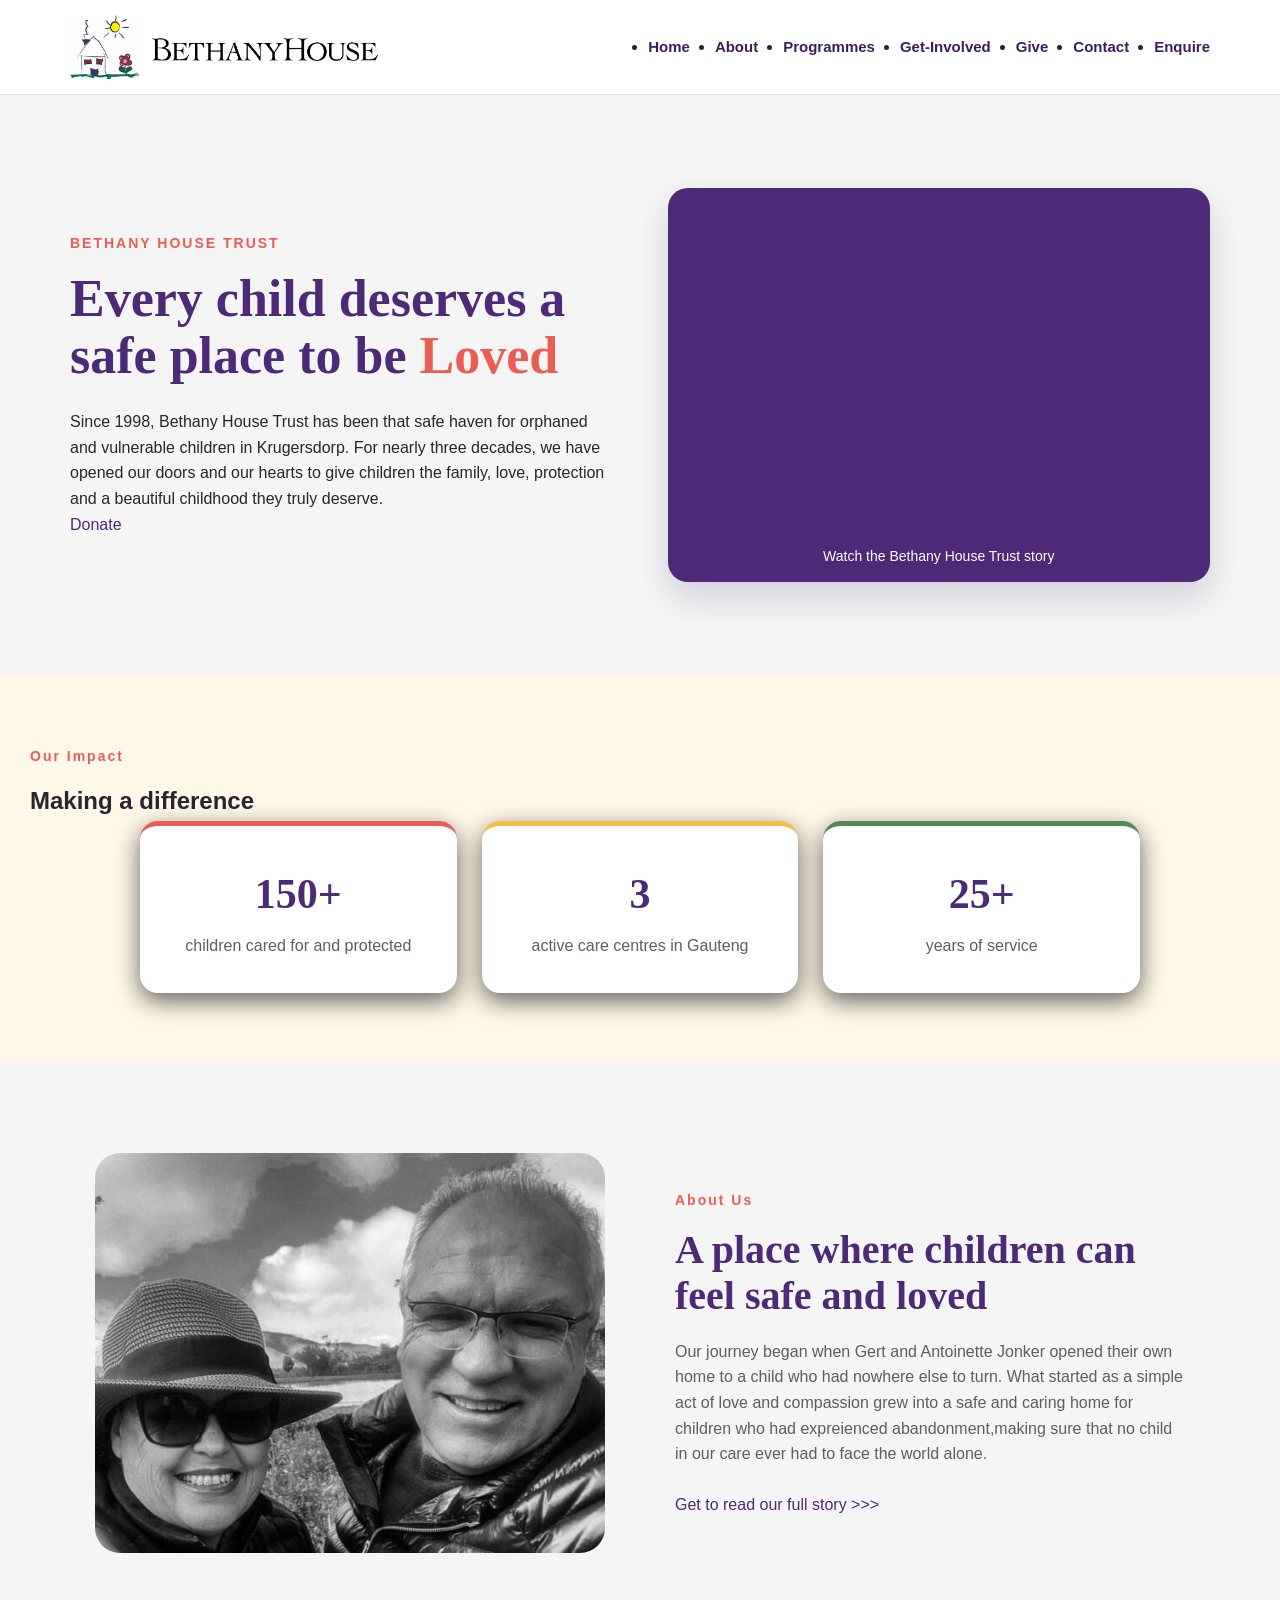
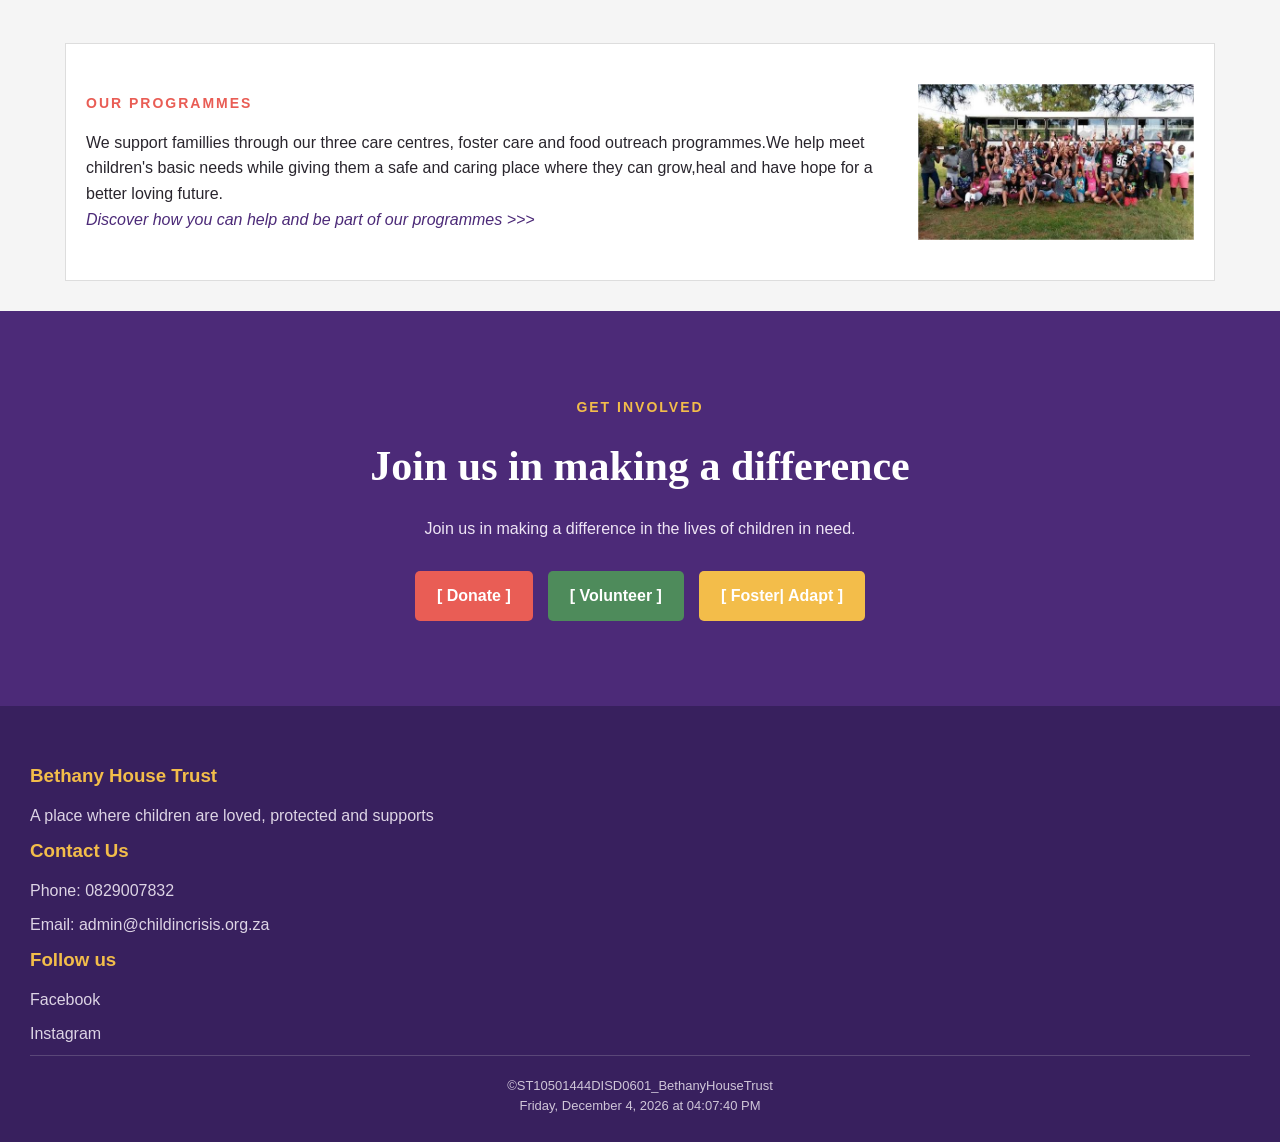
<file: index.html>
<!DOCTYPE html>
<html lang="en">
<head>
    <meta charset="UTF-8">
    <meta name="viewport" content="width=device-width, initial-scale=1">
        <title>Bethany House Trust | Children's Home in Krugersdorp</title>
    <meta name="description" content="Since 1998 Bethany House Trust has given orphaned and vulnerable children a safe, loving home in Krugersdorp. Donate, volunteer or foster today.">
    <meta  name="keywords" content="children's home krugersdorp, orphanage West Rand, donate to children's charity, foster care in Gauteng, volunteering in krugersdorp">
    <meta  name="robots" content="index, follow">
    <meta  name="author" content="Fikile">    

        <link rel="stylesheet" href="css/style.css">
<link rel="stylesheet" href="css/extras.css">

        <link rel="canonical" href="https://FikileMonyela.github.io/">

<meta property="og:type" content="website">
<meta property="og:title" content="Bethany House Trust | Children's Home in Krugersdorp">
<meta property="og:description" content="Since 1998 Bethany House Trust has given orphaned and vulnerable children a safe, loving home in Krugersdorp. Donate, volunteer or foster today.">
<meta property="og:url" content="https://FikileMonyela.github.io/">
<meta property="og:image" content="https://FikileMonyela.github.io/Image/bethany-house-trust-logo.png">

<meta http-equiv="Content-Security-Policy" content="default-src 'self'; script-src 'self' https://unpkg.com; script-src-attr 'unsafe-inline'; style-src 'self' 'unsafe-inline' https://unpkg.com; img-src 'self' data: https://tile.openstreetmap.org https://unpkg.com; frame-src https://player.vimeo.com; connect-src 'self' https://jsonplaceholder.typicode.com; object-src 'none'; base-uri 'self'">
<meta name="referrer" content="strict-origin-when-cross-origin">
        
</head>
<body style="background-color: whitesmoke;">
    <header>
        <nav class="navbar">
            <div class="logo">
            <img src="Image/bethany-house-trust-logo.png" alt="Bethany House Trust logo: a house, sun and flower" width="100" height="auto">
            <img src="Image/bethanyText.png" alt="Bethany House Trust Logo" width="350" height="auto">
            </div>
            
            <ul class="nav-links">
                <li><a href="index.html"> Home </a></li>
                <li><a href="about.html"> About </a></li>
                <li><a href="programmes.html">Programmes </a></li>
                <li><a href="get-involved.html"> Get-Involved</a></li>
                <li><a href="give.html">Give</a></li>
                <li><a href="contact.html">Contact</a></li>
                <li><a href="enquiry.html">Enquire</a></li>
            </ul>
        </nav>
    </header>

    <main>
        <section class="hero">
            <div class="hero-teXt">
                <p class="small-heading">BETHANY HOUSE TRUST</p>
                 <h1>Every child deserves a safe place to be <span>Loved</span></h1>

        <p>Since 1998, Bethany House Trust has been that safe haven for orphaned and vulnerable children in Krugersdorp. For nearly three decades, we have opened our doors and our hearts to give children the family, love, protection and a beautiful childhood they truly deserve.</p>
        <a href="get-involved.html">Donate</a>
            </div>
           
            <div class="hero-video">
                <iframe title="vimeo-player" src="https://player.vimeo.com/video/359794994?h=371b0acf9c" width="640" height="360" frameborder="0" referrerpolicy="strict-origin-when-cross-origin" allow="autoplay; fullscreen; picture-in-picture; clipboard-write; encrypted-media; web-share"   allowfullscreen></iframe>

                <p>Watch the Bethany House Trust story</p>
            </div>

        </section>

        <section class="impact">
            <div>
                <p class="small-heading">Our Impact</p>
            <h2>Making a difference</h2>
            </div>

            <div class="impact-cards">
                <div class="impact-card">
                    <h3>150+</h3>
                    <p> children cared for and protected</p>
                </div>
                <div class="impact-card">
                    <h3>3</h3>
                    <p> active care centres in Gauteng</p>
                </div>
                <div class="impact-card">
                    <h3>25+</h3>
                    <p> years of service</p>

                </div>
            </div>
        </section>


        <section class="content-section about-section">

            <div class="content-image">
                <img loading="lazy" src="Image/history.jpg" alt="BethanyHouseTrustFounders">
            </div>

            <div class="content-text">
          <p class="small-heading">About Us</p>
          <h2>A place where children can feel safe and loved</h2>

          <p>Our journey began when Gert and Antoinette Jonker opened their own home to a child who had nowhere else to turn. What started as a simple act of love and compassion grew into a safe and caring home for children who had expreienced abandonment,making sure that no child in our care ever had to face the world alone. </p>
        <a href="about.html">Get to read our full story >>></a>
            </div>

        </section>

        
        <section class="content-section programmes section">
            <div>
                <p class="small-heading">OUR PROGRAMMES</p>
            
            <p>We support famillies through our three care centres, foster care and food outreach programmes.We help meet children's basic needs while giving them a safe and caring place where they can grow,heal and have hope for a better loving future.</p>
            <a href="programmes.html"><i> Discover how you can help and be part of our programmes >>></i></a>
            </div>

            <div>
                <img src="Image/programme.jpg" alt="BethanyHouseTrustProgramme">
            </div>
            
        </section>


       <section class="get-involved">
         <p class="small-heading">GET INVOLVED</p>
         <h2>Join us in making a difference</h2>
        <p>Join us in making a difference in the lives of children in need.</p>

        <div class="getInvolved-buttons">
            <a href="get-involved.html">[ Donate ]</a>
        <a href="get-involved.html">[ Volunteer ]</a>
        <a href="get-involved.html">[ Foster| Adapt ]</a>
        </div>

       </section>

    </main>

    <footer>
       <div class="footer-content">
            <div>
                <h3>Bethany House Trust</h3>
                <p>A place where children are loved, protected and supports</p>
            </div>
         <div>
            <h3>Contact Us</h3>
             <p>Phone: 0829007832</p>
        <p>Email: admin@childincrisis.org.za</p>
         </div>

         <div>
            <h3>Follow us</h3>
            <a href="https://www.facebook.com/TheBethanyHouseTrust" target="_blank" rel="noopener noreferrer">Facebook</a>

            <a href="https://www.instagram.com/thebethanyhousetrust/" target="_blank" rel="noopener noreferrer">Instagram</a>
         </div>
        </div>


         <p class="copy-right">
            &copy;ST10501444DISD0601_BethanyHouseTrust
            <br><span id="datetime"></span>
         </p>
        
    </footer>
    
 <script src="javaScript/script.js"></script>
</body>
</html>
</file>
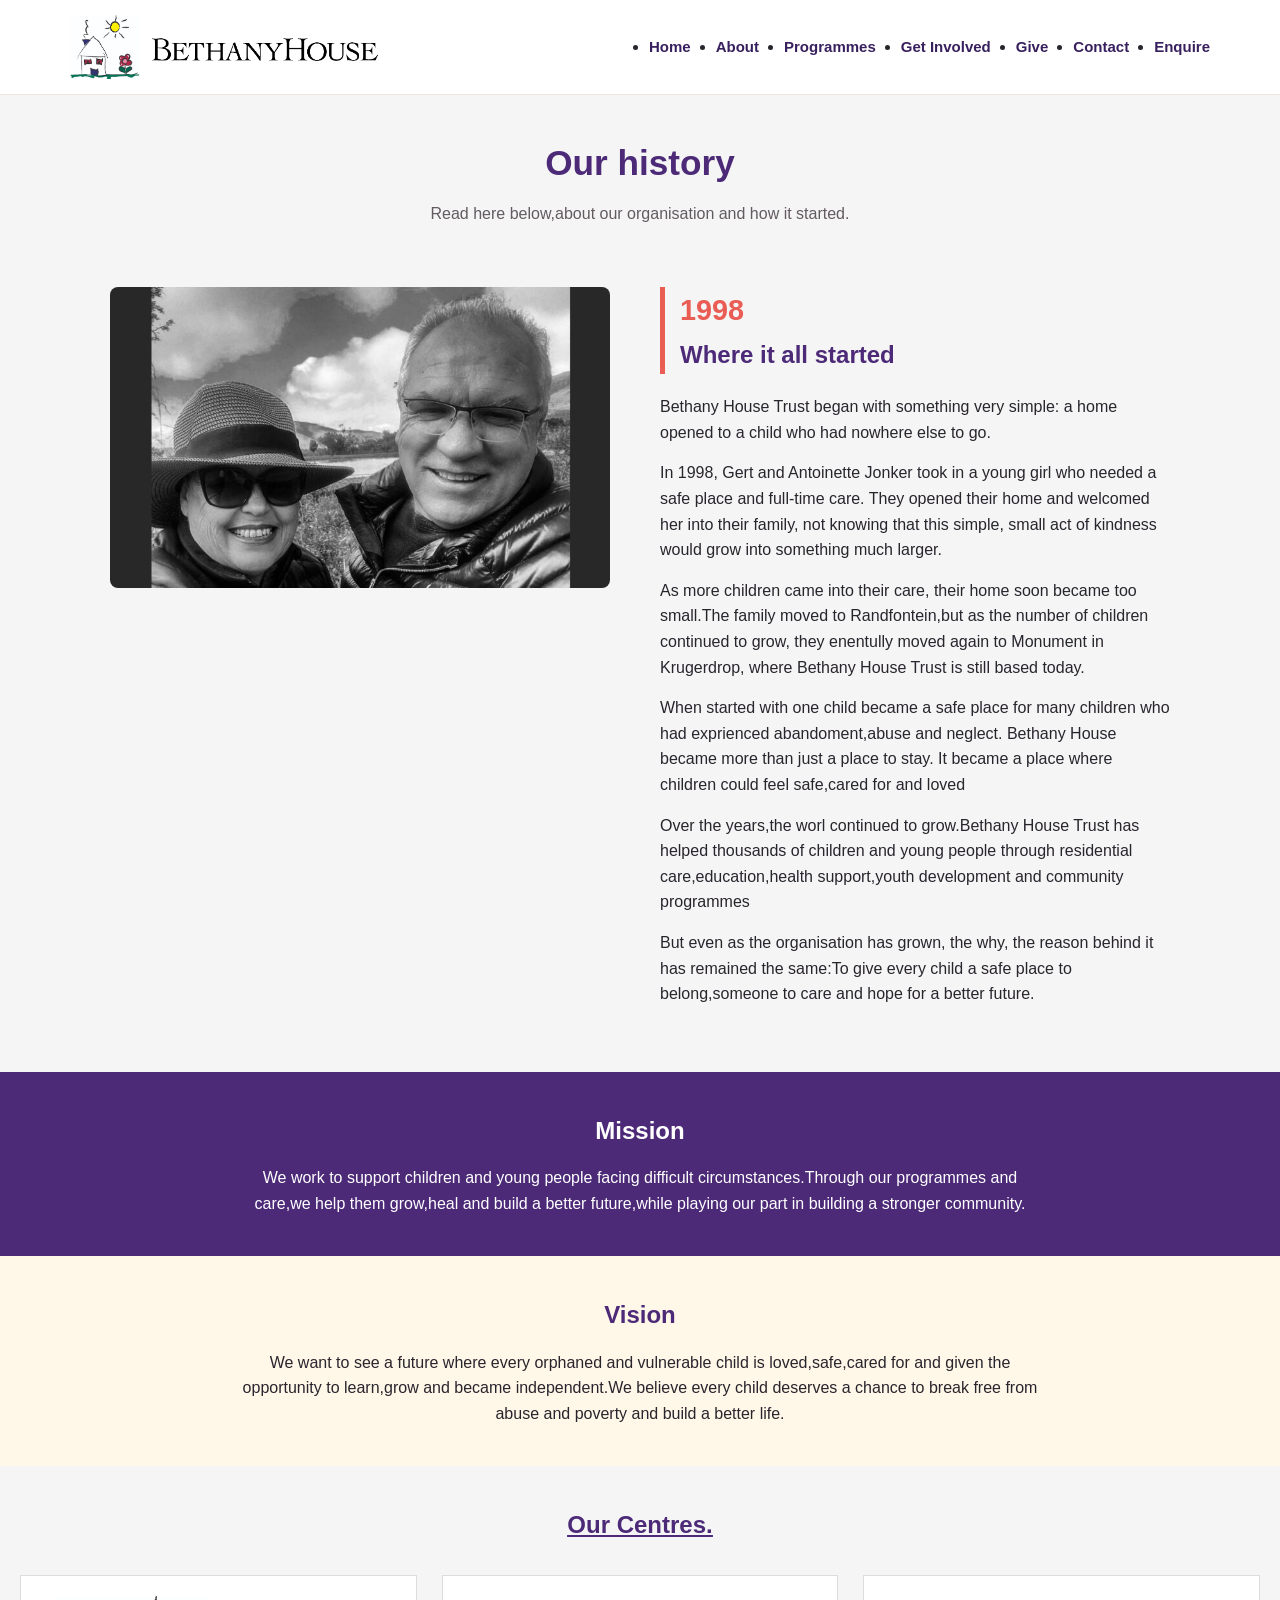
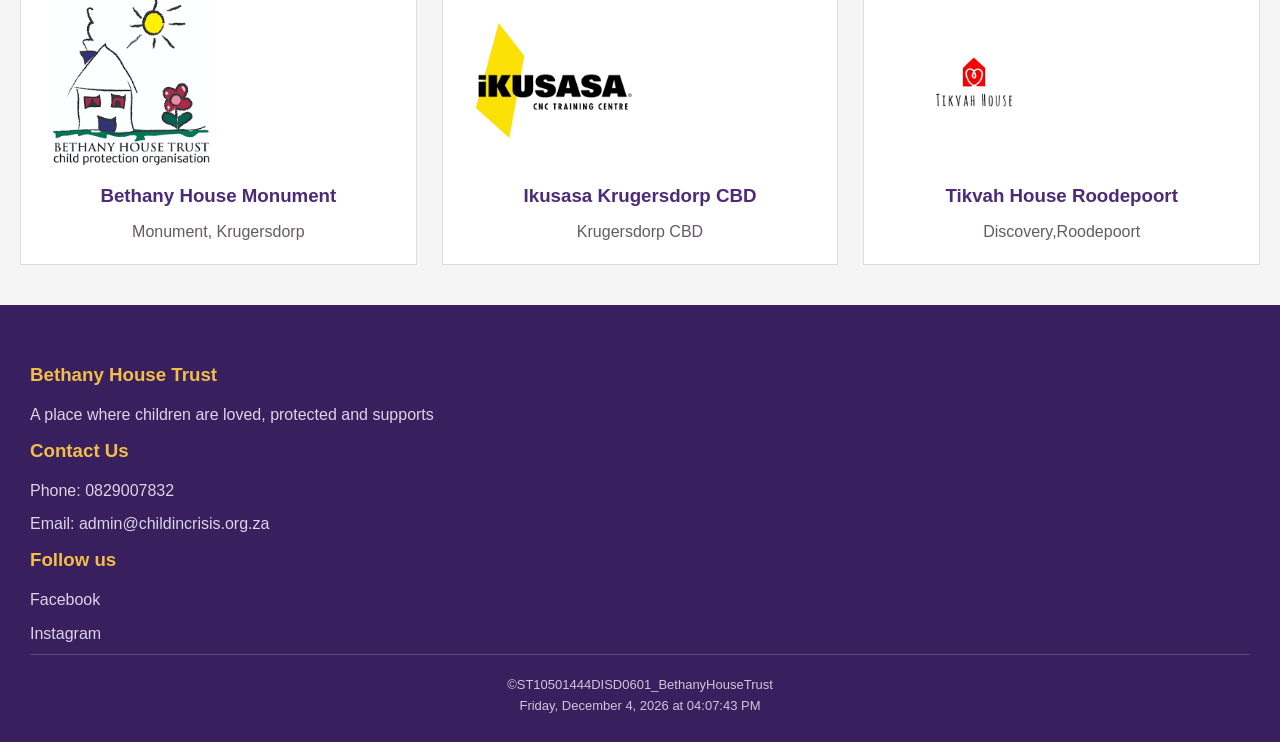
<file: about.html>
<!DOCTYPE html>
<html lang="en">
<head>
    <meta charset="UTF-8">
    <meta name="viewport" content="width=device-width, initial-scale=1">
    
        <title>Our History, Mission and Vision | Bethany House Trust</title>
<meta name="description" content="Learn about Bethany House Trust: our history since 1998, our mission and vision, and our three centres in Krugersdorp and Roodepoort.">
<link rel="canonical" href="https://FikileMonyela.github.io/about.html">
<meta property="og:title" content="Our History, Mission and Vision | Bethany House Trust">
<meta property="og:description" content="Learn about Bethany House Trust: our history since 1998, our mission and vision, and our three centres in Krugersdorp and Roodepoort.">
<meta property="og:url" content="https://FikileMonyela.github.io/about.html">

        <link rel="stylesheet" href="css/style.css">
<link rel="stylesheet" href="css/extras.css">

        <link rel="canonical" href="https://FikileMonyela.github.io/">



<meta http-equiv="Content-Security-Policy" content="default-src 'self'; script-src 'self' https://unpkg.com; script-src-attr 'unsafe-inline'; style-src 'self' 'unsafe-inline' https://unpkg.com; img-src 'self' data: https://tile.openstreetmap.org https://unpkg.com; connect-src 'self' https://jsonplaceholder.typicode.com; object-src 'none'; base-uri 'self'">
<meta name="referrer" content="strict-origin-when-cross-origin">

</head>

<body style="background-color:whitesmoke;">
    <header>
        <nav class="navbar">
            <div class="logo">
            <img src="Image/bethany-house-trust-logo.png" alt="Bethany House Trust logo: a house, sun and flower" width="100" height="auto">
            <img src="Image/bethanyText.png" alt="Bethany House Trust Logo" width="350" height="auto">
            </div>

            <ul class="nav-links">
                <li><a href="index.html"> Home </a></li>
                <li><a href="about.html"> About </a></li>
                <li><a href="programmes.html">Programmes </a></li>
                <li><a href="get-involved.html"> Get Involved</a></li>
                <li><a href="give.html">Give</a></li>
                <li><a href="contact.html">Contact</a></li>
                <li><a href="enquiry.html">Enquire</a></li>
            </ul>
            
        </nav>
    </header>

    <main class="aboutUs">
        <section class="aboutUs-heading">
            <h1><b>Our history</b></h1>
            <p>Read here below,about our organisation and how it started.</p>
            </section>

            <section class="history">

                <div class="history-image">
                    <img loading="lazy" src="Image/history.jpg" alt="Our Impact">
                </div>
            
                <div class="history-info">
                    <div class="history-start">
                        <span>1998</span>
                        <h2>Where it all started</h2>
                    </div>

                    <p>Bethany House Trust began with something very simple: a home opened to a child who had nowhere else to go.</p>
            <p> In 1998, Gert and Antoinette Jonker took in a young girl who needed a safe place and full-time care. They opened their home and welcomed her into their family, not knowing that this simple, small act of kindness would grow into something much larger.</p>
            <p>As more children came into their care, their home soon became too small.The family moved to Randfontein,but as the number of children continued to grow, they enentully moved again to Monument in Krugerdrop, where Bethany House Trust is still based today.</p>
            <p>When started with one child became a safe place for many children who had exprienced abandoment,abuse and neglect. Bethany House became more than just a place to stay. It became a place where children could feel safe,cared for and loved</p>
            <p>Over the years,the worl continued to grow.Bethany House Trust has helped thousands of children and young people through residential care,education,health support,youth development and community programmes</p>
            <p>But even as the organisation has grown, the why, the reason behind it has remained the same:To give every child a safe place to belong,someone to care and hope for a better future. </p>
            
                </div>
            
        </section>

    

        <section class="mission">
            <h2>Mission</h2>
            <p>We work to support children and young people facing difficult circumstances.Through our programmes and care,we help them grow,heal and build a better future,while playing our part in building a stronger community.</p>

        </section>

        <section class="vision">
            <h2>Vision</h2>
            <p>We want to see a future where every orphaned and vulnerable child is loved,safe,cared for and given the opportunity to learn,grow and became independent.We believe every child deserves a chance to break free from abuse and poverty and build a better life.</p>
        </section>

        <section class="centers">
            <h2> <u>Our Centres.</u></h2>

            <div class="center-cards-container">

            <div class="center-card">
            <img loading="lazy" src="Image/bethany-house-monument.png" alt="Bethany House Monument">
            <h3><a href="index.html">Bethany House Monument</a></h3>
            <p>Monument, Krugersdorp</p>
            </div>

            <div class="center-card">
            <img loading="lazy" src="Image/ikusasaCentre.png" alt="Ikusasa Krugersdorp CBD" >
            <h3><a href="https://ikusasatraining.co.za/">Ikusasa Krugersdorp CBD</a></h3> 
            <p>Krugersdorp CBD</p>
            </div>

            <div class="center-card">
            <img loading="lazy" src="Image/tikvahHouse.png" alt="Tikvah House Roodepoort">
            <h3><a href="https://www.govserv.org/ZA/Discovery/141420539249059/Tikvah-House-Child-%26-Youth-Care-Center">Tikvah House Roodepoort</a></h3>
            <p>Discovery,Roodepoort</p>
            </div>

            </div>    
        </section>

    </main>

    <footer>
        <div class="footer-content">
            <div>
                <h3>Bethany House Trust</h3>
                <p>A place where children are loved, protected and supports</p>
            </div>
         <div>
            <h3>Contact Us</h3>
             <p>Phone: 0829007832</p>
        <p>Email: admin@childincrisis.org.za</p>
         </div>

         <div>
            <h3>Follow us</h3>
            <a href="https://www.facebook.com/TheBethanyHouseTrust" target="_blank" rel="noopener noreferrer">Facebook</a>

            <a href="https://www.instagram.com/thebethanyhousetrust/" target="_blank" rel="noopener noreferrer">Instagram</a>
         </div>
        </div>


         <p class="copy-right">
            &copy;ST10501444DISD0601_BethanyHouseTrust
            <br><span id="datetime"></span>

         </p>
        
        
    </footer>
    <script src="javaScript/script.js"></script> 
</body>
</html>
</file>
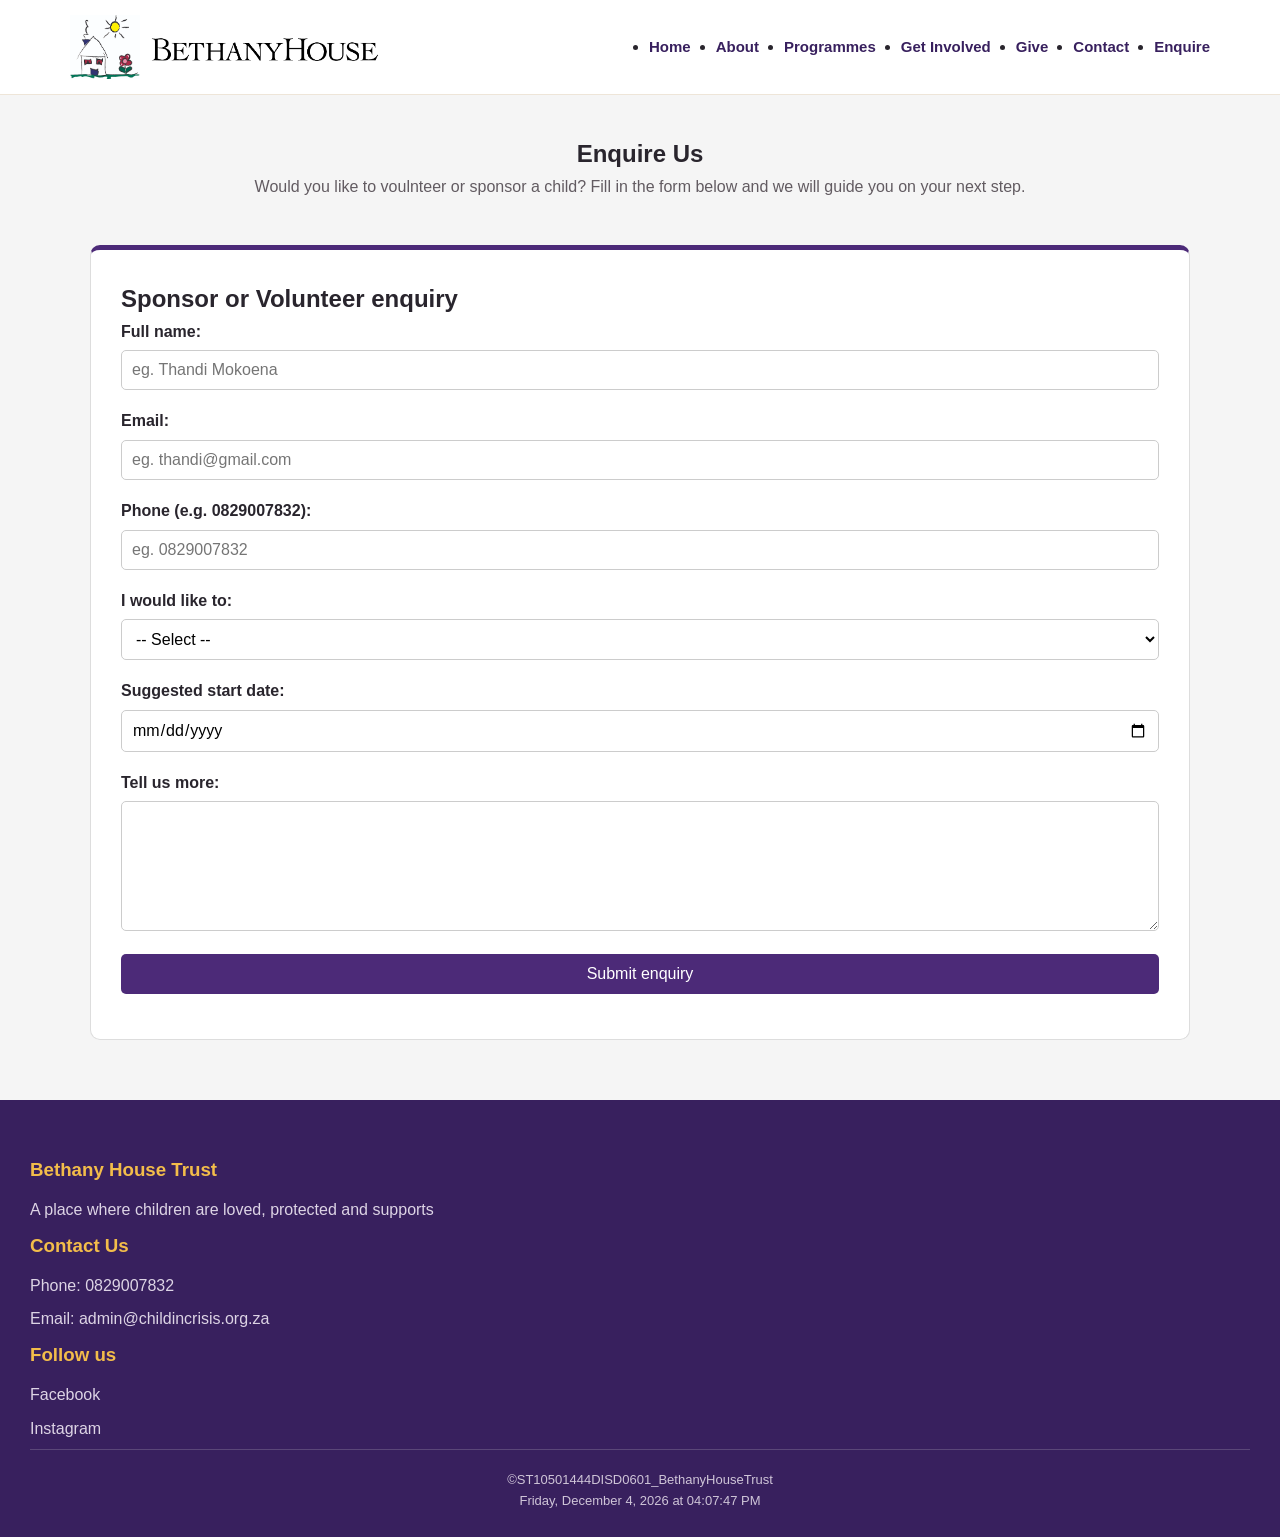
<file: enquiry.html>
<!DOCTYPE html>
<html lang="en">
<head>
    <meta charset="UTF-8">
    <meta name="viewport" content="width=device-width, initial-scale=1">
        <title>Sponsor a Child or Volunteer Enquiry | Bethany House Trust</title>
<meta name="description" content="Ask about sponsoring a child or volunteering at Bethany House Trust and get an instant answer about the cost and when you can start.">
<link rel="canonical" href="https://FikileMonyela.github.io/enquiry.html">
<meta property="og:title" content="Sponsor a Child or Volunteer Enquiry | Bethany House Trust">
<meta property="og:description" content="Ask about sponsoring a child or volunteering at Bethany House Trust and get an instant answer about the cost and when you can start.">
<meta property="og:url" content="https://FikileMonyela.github.io/enquiry.html">

        <link rel="stylesheet" href="css/style.css">
<link rel="stylesheet" href="css/extras.css">

        <link rel="canonical" href="https://FikileMonyela.github.io/">


<meta http-equiv="Content-Security-Policy" content="default-src 'self'; script-src 'self' https://unpkg.com; script-src-attr 'unsafe-inline'; style-src 'self' 'unsafe-inline' https://unpkg.com; img-src 'self' data: https://tile.openstreetmap.org https://unpkg.com; connect-src 'self' https://jsonplaceholder.typicode.com; object-src 'none'; base-uri 'self'">
<meta name="referrer" content="strict-origin-when-cross-origin">

</head>
<body style="background-color: whitesmoke;">
    <header>
       <nav class="navbar">
            <div class="logo">
            <img src="Image/bethany-house-trust-logo.png" alt="Bethany House Trust logo: a house, sun and flower" width="100" height="auto">
            <img src="Image/bethanyText.png" alt="Bethany House Trust Logo" width="350" height="auto">
            </div>

            <ul class="nav-links">
                <li><a href="index.html"> Home </a></li>
                <li><a href="about.html"> About </a></li>
                <li><a href="programmes.html">Programmes </a></li>
                <li><a href="get-involved.html"> Get Involved</a></li>
                <li><a href="give.html">Give</a></li>
                <li><a href="contact.html">Contact</a></li>
                <li><a href="enquiry.html">Enquire</a></li>
            </ul>
            
        </nav>
    </header>

    <main class="contact-page">
        <section class="contact-intro">
            <h1>Enquire Us</h1>
        <p>Would you like to voulnteer or sponsor a child? Fill in the form below and we will guide you on your next step.</p>
        </section>
        
         <div class="contact-container">
        <section class="contact-form-section">

            <h2>Sponsor or Volunteer enquiry</h2>

<form action="#" id="enquiry-form" onsubmit="return checkEnquiryStatus()" novalidate>

    <label for="enq-name">Full name:</label>
    <input type="text" id="enq-name" name="full-name" placeholder="eg. Thandi Mokoena" maxlength="50">
    <p id="enq-name-error" class="error"></p>

    <label for="enq-email">Email:</label>
    <input type="email" id="enq-email" name="email" placeholder="eg. thandi@gmail.com">
    <p id="enq-email-error" class="error"></p>

    <label for="enq-phone">Phone (e.g. 0829007832):</label>
    <input type="tel" id="enq-phone" name="phone" placeholder="eg. 0829007832" maxlength="12">
    <p id="enq-phone-error" class="error"></p>

    <label for="enq-type">I would like to:</label>
    <select id="enq-type" name="enquiry-type">
        <option value="">-- Select --</option>
        <option value="volunteer">Volunteer my time</option>
        <option value="sponsor">Sponsor a child</option>
    </select>
    <p id="enq-type-error" class="error"></p>

    <label for="enq-date">Suggested start date:</label>
    <input type="date" id="enq-date" name="date">
    <p id="enq-date-error" class="error"></p>

    <label for="enq-message">Tell us more:</label>
    <textarea id="enq-message" name="enquiry-message" rows="4" maxlength="300"></textarea>
    <p id="enq-message-error" class="error"></p>

    <button type="submit">Submit enquiry</button>
    <p id="enquiry-result" class="form-result"></p>

</form>
        </section>
    </div>
           
    </main>
    <footer>
       <div class="footer-content">
            <div>
                <h3>Bethany House Trust</h3>
                <p>A place where children are loved, protected and supports</p>
            </div>
         <div>
            <h3>Contact Us</h3>
             <p>Phone: 0829007832</p>
        <p>Email: admin@childincrisis.org.za</p>
         </div>

         <div>
            <h3>Follow us</h3>
            <a href="https://www.facebook.com/TheBethanyHouseTrust" target="_blank" rel="noopener noreferrer">Facebook</a>
            
            <a href="https://www.instagram.com/thebethanyhousetrust/" target="_blank" rel="noopener noreferrer">Instagram</a>
         </div>
        </div>


         <p class="copy-right">
            &copy;ST10501444DISD0601_BethanyHouseTrust
            <br><span id="datetime"></span>
         </p>
    </footer>
  <script src="javaScript/script.js"></script>   
</body>
</html>
</file>
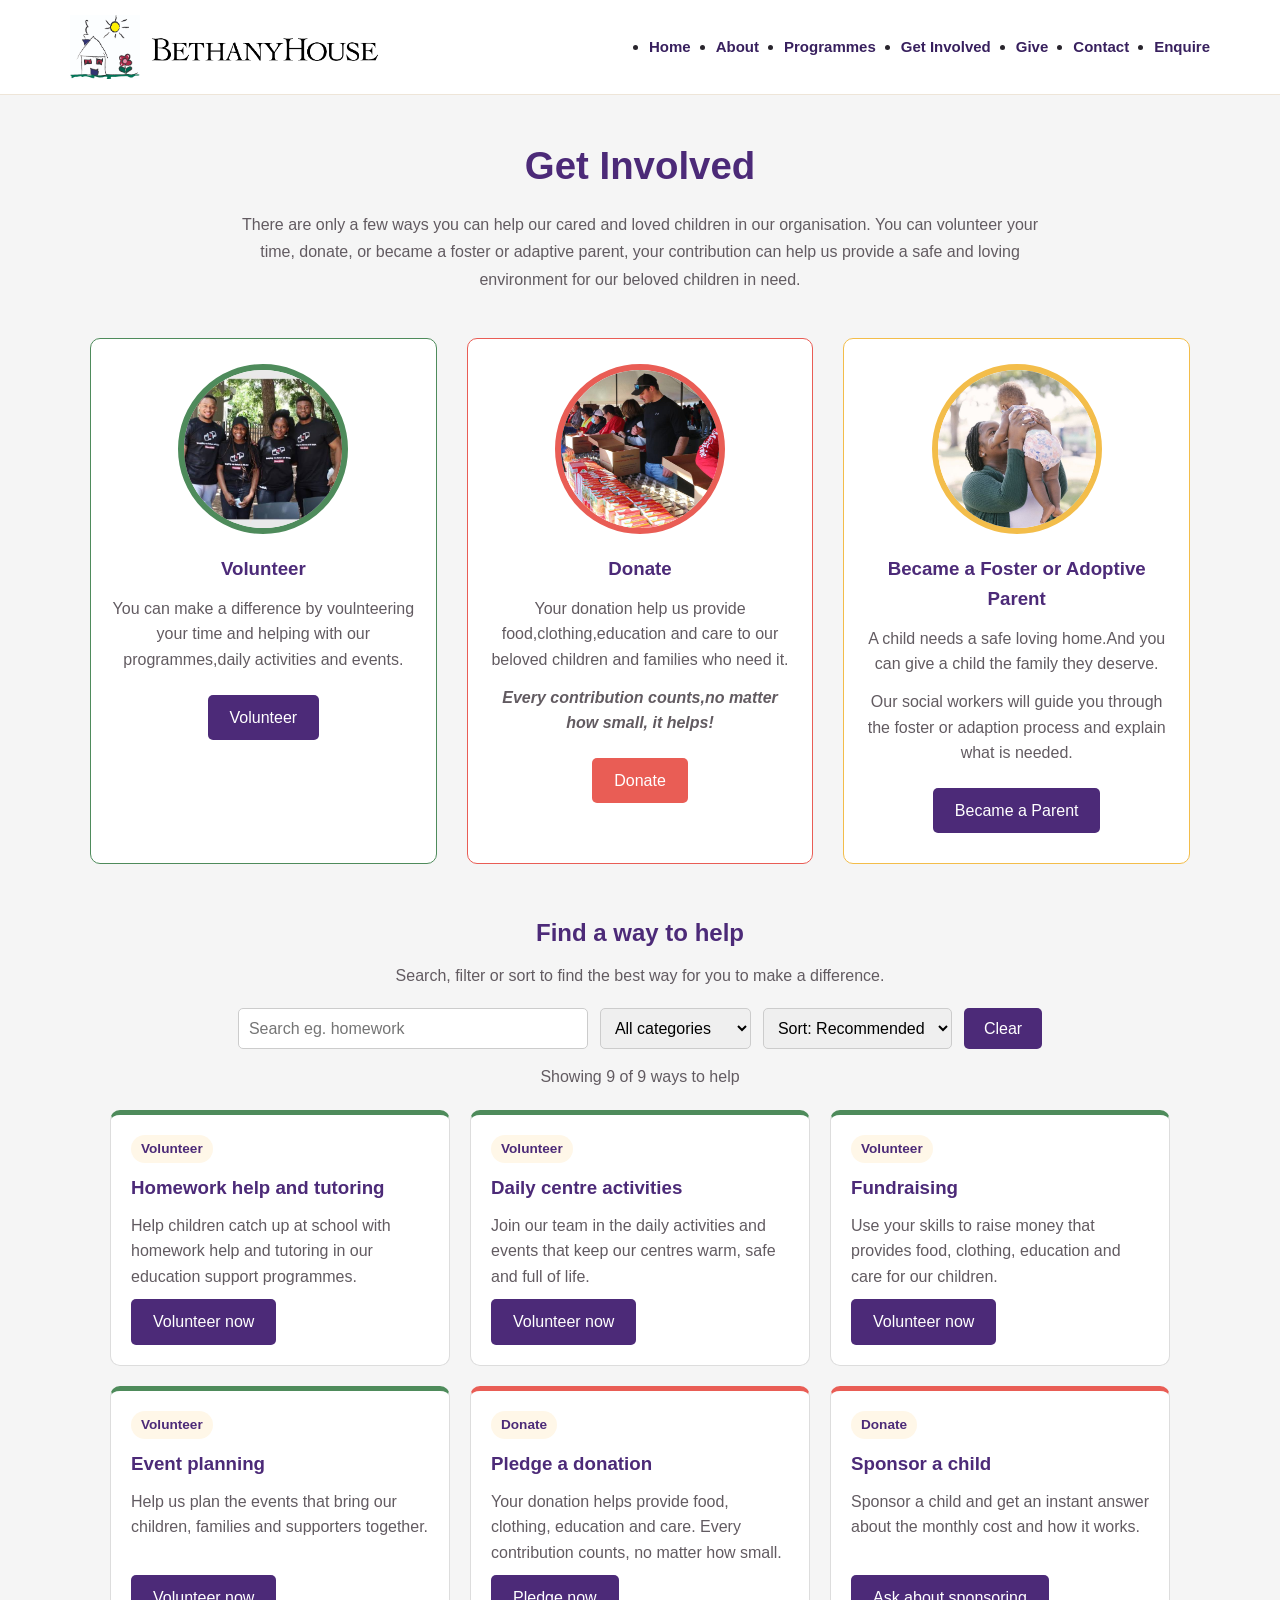
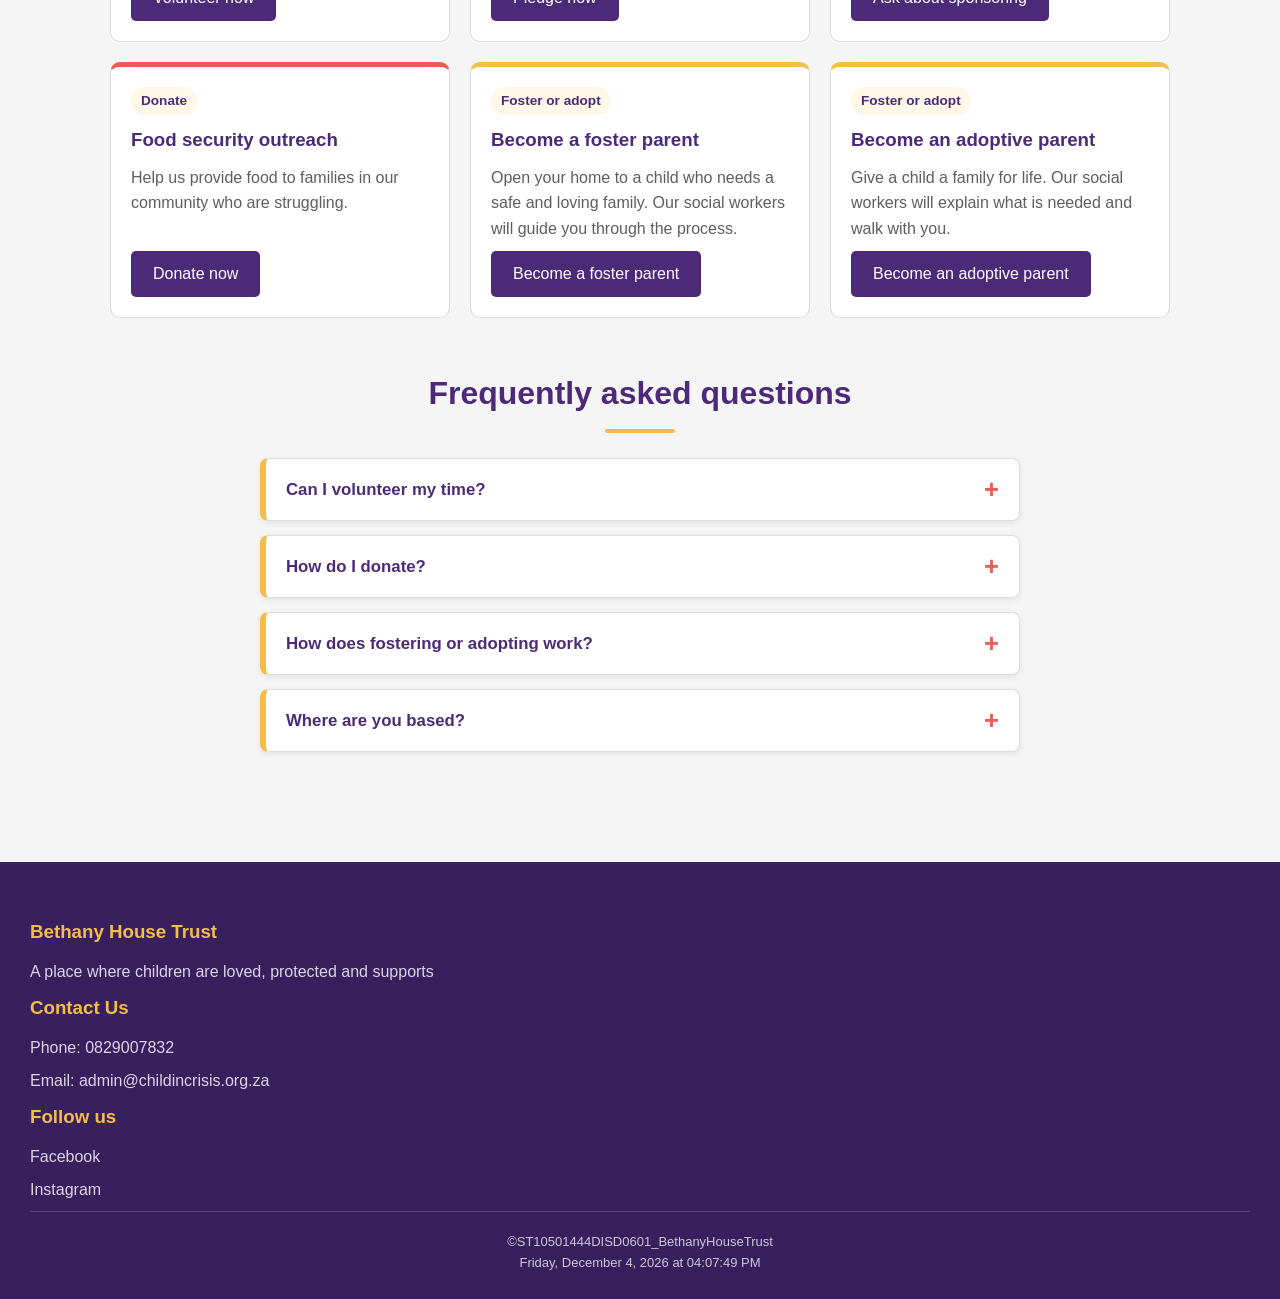
<file: get-involved.html>
<!DOCTYPE html>
<html lang="en">
<head>
    <meta charset="UTF-8">
    <meta name="viewport" content="width=device-width, initial-scale=1">
    
       <title>Volunteer, Donate or Foster | Bethany House Trust</title>
<meta name="description" content="Find a way to help Bethany House Trust: volunteer your time, donate, or foster or adopt a child in Krugersdorp and the West Rand.">
<link rel="canonical" href="https://FikileMonyela.github.io/get-involved.html">
<meta property="og:title" content="Volunteer, Donate or Foster | Bethany House Trust">
<meta property="og:description" content="Find a way to help Bethany House Trust: volunteer your time, donate, or foster or adopt a child in Krugersdorp and the West Rand.">
<meta property="og:url" content="https://FikileMonyela.github.io/get-involved.html">

         <link rel="stylesheet" href="css/style.css">
<link rel="stylesheet" href="css/extras.css">

         <link rel="canonical" href="https://FikileMonyela.github.io/">


<meta http-equiv="Content-Security-Policy" content="default-src 'self'; script-src 'self' https://unpkg.com; script-src-attr 'unsafe-inline'; style-src 'self' 'unsafe-inline' https://unpkg.com; img-src 'self' data: https://tile.openstreetmap.org https://unpkg.com; connect-src 'self' https://jsonplaceholder.typicode.com; object-src 'none'; base-uri 'self'">
<meta name="referrer" content="strict-origin-when-cross-origin">

</head>
<body style="background-color: whitesmoke;">
    <header>
         <nav class="navbar">
            <div class="logo">
            <img src="Image/bethany-house-trust-logo.png" alt="Bethany House Trust logo: a house, sun and flower" width="100" height="auto">
            <img src="Image/bethanyText.png" alt="Bethany House Trust Logo" width="350" height="auto">
            </div>

            <ul class="nav-links">
                <li><a href="index.html"> Home </a></li>
                <li><a href="about.html"> About </a></li>
                <li><a href="programmes.html">Programmes </a></li>
                <li><a href="get-involved.html"> Get Involved</a></li>
                <li><a href="give.html">Give</a></li>
                <li><a href="contact.html">Contact</a></li>
                <li><a href="enquiry.html">Enquire</a></li>
            </ul>
            
        </nav>
    </header>

    <main class="get-involved-page">
        <section class="get-involved-intro">
            <h1>Get Involved</h1>
        <p>There are only a few ways you can help our cared and loved children in our organisation. You can volunteer your time, donate, or became a foster or adaptive parent, your contribution can help us provide a safe and loving environment for our beloved children in need.</p>
        </section>
        

        <section class="get-involved-cards">

            <div class="get-involved-card volunteer-card">

                <img loading="lazy" src="Image/volunteer.jpg" alt="" >

            <h3>Volunteer</h3>
            <p>You can make a difference by voulnteering your time and helping with our programmes,daily activities and events.</p>
            <a href="give.html" class="get-involved-button">Volunteer</a>

            </div>
            
            <div  class="get-involved-card donate-card">
                <img loading="lazy" src="Image/donation.jpg" alt="" >

                 <h3>Donate</h3>
            <p>Your donation help us provide food,clothing,education and care to  our beloved children and families who need it.</p>
            <p> <i> <b> Every contribution counts,no matter how small, it helps!</b></i> </p>
            <a href="give.html" class="get-involved-button">Donate</a>
            </div>
            
            <div class="get-involved-card parent-card">
                <img src="Image/adapt.jpg" alt="" >

                <h3>Became a Foster or Adoptive Parent</h3>
            <p>A child needs a safe loving home.And you can give a child the family they deserve.</p>
            <p>Our social workers will guide you through the foster or adaption process and explain what is needed.</p>

            <a href="give.html" class="get-involved-button">Became a Parent</a>

            </div>
            
        </section>

        <section class="help-finder">
    <h2>Find a way to help</h2>
    <p>Search, filter or sort to find the best way for you to make a difference.</p>

    <div class="help-controls">
        <input type="text" id="help-search" placeholder="Search eg. homework" aria-label="Search ways to help" oninput="showWaysToHelp()">

        <select id="help-category" aria-label="Filter by category" onchange="showWaysToHelp()">
            <option value="All">All categories</option>
            <option value="Volunteer">Volunteer</option>
            <option value="Donate">Donate</option>
            <option value="Foster or adopt">Foster or adopt</option>
        </select>

        <select id="help-sort" aria-label="Sort the results" onchange="showWaysToHelp()">
            <option value="recommended">Sort: Recommended</option>
            <option value="az">Name A to Z</option>
            <option value="za">Name Z to A</option>
            <option value="category">Category</option>
        </select>

        <button type="button" onclick="clearWaysToHelp()">Clear</button>
    </div>

    <p id="help-count"></p>
    <div id="help-list"></div>
</section>

        <section class="faq">
             <h2>Frequently asked questions</h2>

    <div class="faq-item">

        <button class="faq-question" onclick="toggleFaq(this)">Can I volunteer my time?</button>
        <div class="faq-answer">
            <p>Yes. Fill in the Give Time form on our <a href="give.html">Give page</a> and our team will contact you about how you can help.</p>
        </div>

    </div>

    <div class="faq-item">

        <button class="faq-question" onclick="toggleFaq(this)">How do I donate?</button>
        
        <div class="faq-answer">
            <p>Use the Give Hope form on our <a href="give.html">Give page</a> to pledge an amount and we will email you the banking details. Every contribution counts, no matter how small.</p>
        </div>

    </div>

    <div class="faq-item">

        <button class="faq-question" onclick="toggleFaq(this)">How does fostering or adopting work?</button>
       
        <div class="faq-answer">
            <p>Our social workers will guide you through the foster or adoption process and explain what is needed. Start by filling in the Give a Child a Home form on our <a href="give.html">Give page</a>.</p>
        </div>

    </div>

    <div class="faq-item">
        
        <button class="faq-question" onclick="toggleFaq(this)">Where are you based?</button>
       
        <div class="faq-answer">
            <p>Bethany House Trust is based in Monument, Krugersdorp. See the map on our <a href="contact.html">Contact page</a>.</p>
        </div>
    </div>
</section>

    </main>

    <footer>
       <div class="footer-content">
            <div>
                <h3>Bethany House Trust</h3>
                <p>A place where children are loved, protected and supports</p>
            </div>
         <div>
            <h3>Contact Us</h3>
             <p>Phone: 0829007832</p>
        <p>Email: admin@childincrisis.org.za</p>
         </div>

         <div>
            <h3>Follow us</h3>
            <a href="https://www.facebook.com/TheBethanyHouseTrust">Facebook</a>

            <a href="https://www.instagram.com/thebethanyhousetrust/">Instagram</a>
         </div>
        </div>


         <p class="copy-right">
            &copy;ST10501444DISD0601_BethanyHouseTrust
            <br><span id="datetime"></span>
         </p>
        
        
    </footer>
  <script src="javaScript/script.js"></script>  
</body>
</html>
</file>
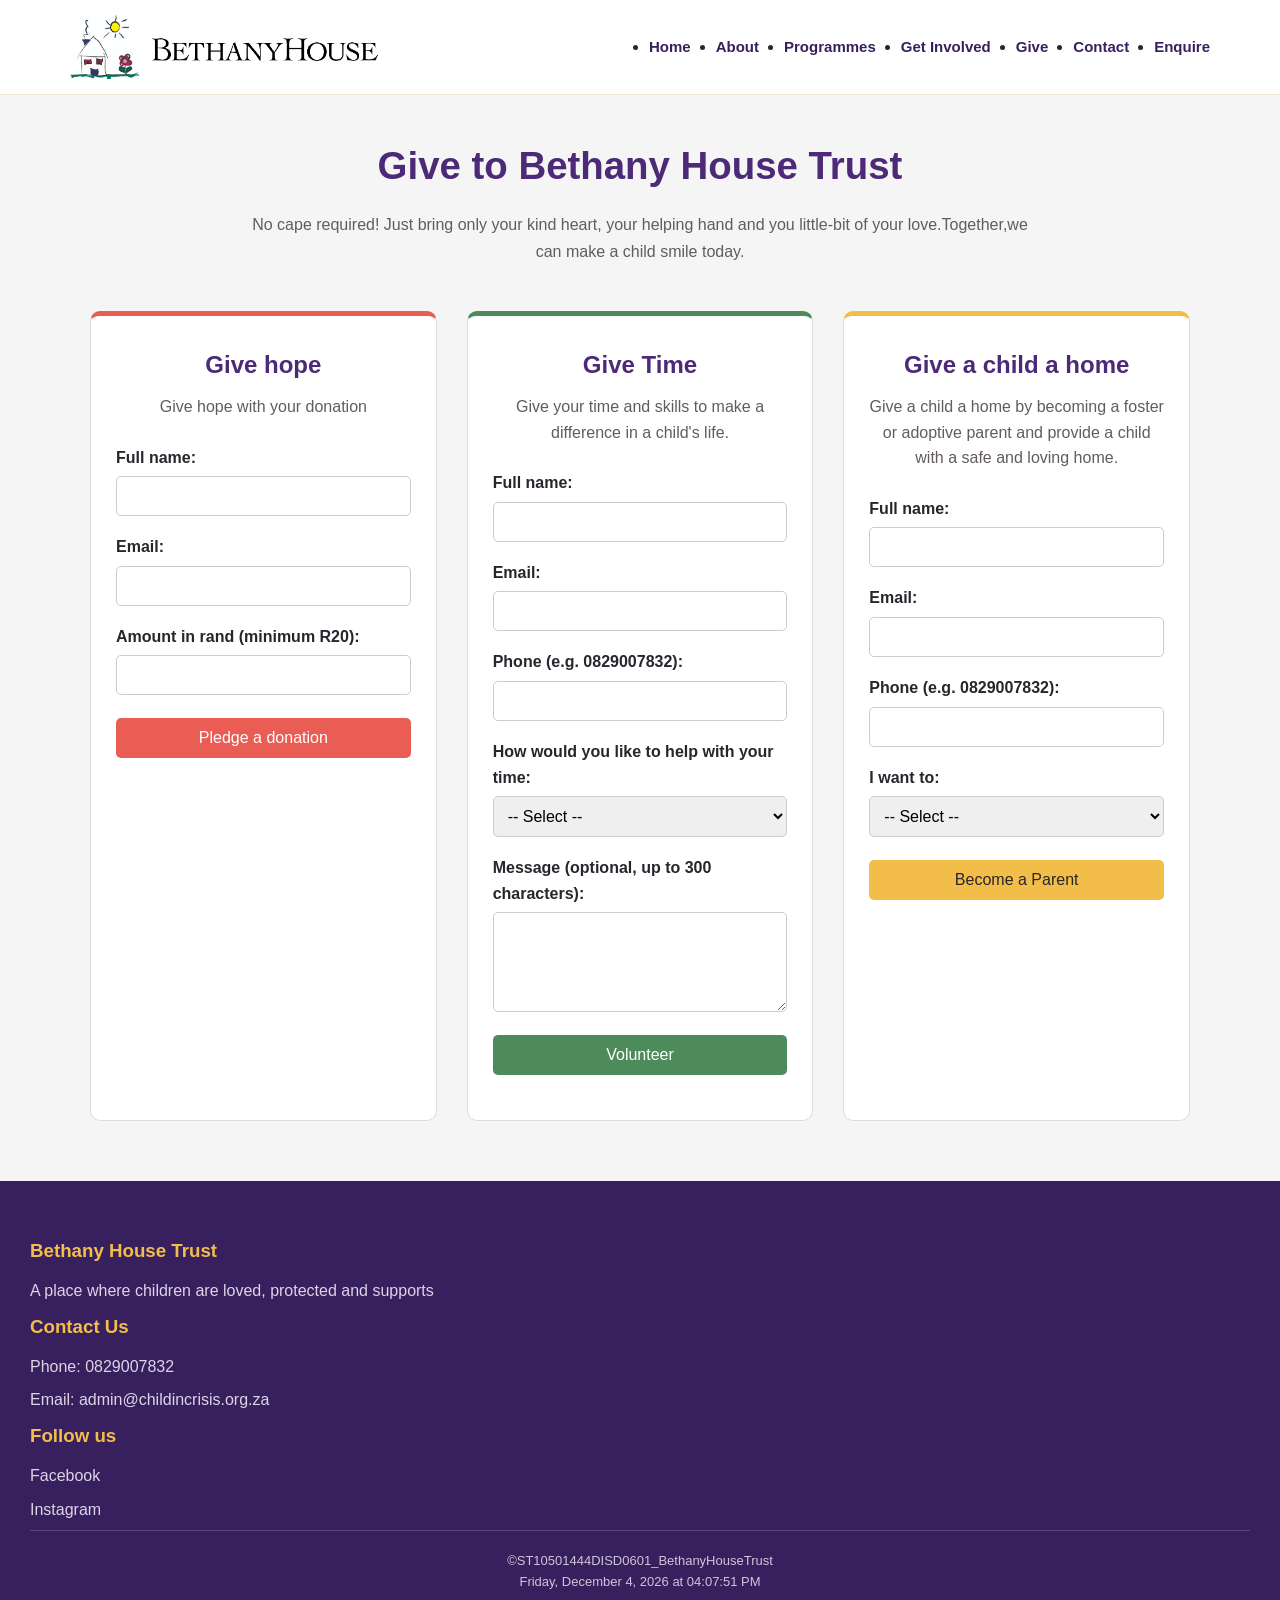
<file: give.html>
<!DOCTYPE html>
<html lang="en">
<head>
    <meta charset="UTF-8">
    <meta name="viewport" content="width=device-width, initial-scale=1">
        <title>Donate, Volunteer or Foster a Child | Bethany House Trust</title>
<meta name="description" content="Pledge a donation, give your time as a volunteer, or open your home as a foster or adoptive parent for children in Krugersdorp.">
<link rel="canonical" href="https://FikileMonyela.github.io/give.html">
<meta property="og:title" content="Donate, Volunteer or Foster a Child | Bethany House Trust">
<meta property="og:description" content="Pledge a donation, give your time as a volunteer, or open your home as a foster or adoptive parent for children in Krugersdorp.">
<meta property="og:url" content="https://FikileMonyela.github.io/give.html">

        <link rel="stylesheet" href="css/style.css">
<link rel="stylesheet" href="css/extras.css">
     <link rel="canonical" href="https://FikileMonyela.github.io/">



<meta http-equiv="Content-Security-Policy" content="default-src 'self'; script-src 'self' https://unpkg.com; script-src-attr 'unsafe-inline'; style-src 'self' 'unsafe-inline' https://unpkg.com; img-src 'self' data: https://tile.openstreetmap.org https://unpkg.com; connect-src 'self' https://jsonplaceholder.typicode.com; object-src 'none'; base-uri 'self'">
<meta name="referrer" content="strict-origin-when-cross-origin">

<script type="application/ld+json">
{
    "@context": "https://schema.org",
    "@type": "NGO",
    "name": "Bethany House Trust",
    "description": "A child protection organisation giving orphaned and vulnerable children a safe, loving home in Krugersdorp.",
    "url": "https://FikileMonyela.github.io/",
    "logo": "https://FikileMonyela.github.io/Image/bethany-house-trust-logo.png",
    "telephone": "+27829007832",
    "email": "admin@childincrisis.org.za",
    "foundingDate": "1998",
    "address": {
        "@type": "PostalAddress",
        "addressLocality": "Krugersdorp",
        "addressRegion": "Gauteng",
        "addressCountry": "ZA"
    },
    "geo": {
        "@type": "GeoCoordinates",
        "latitude": -26.0978,
        "longitude": 27.7302
    },
    "sameAs": [
        "https://www.facebook.com/TheBethanyHouseTrust",
        "https://www.instagram.com/thebethanyhousetrust/"
    ]
}
</script>

</head>
<body style="background-color: whitesmoke;">
    <header>
        <nav class="navbar">
            <div class="logo">
            <img src="Image/bethany-house-trust-logo.png" alt="Bethany House Trust logo: a house, sun and flower" width="100" height="auto">
            <img src="Image/bethanyText.png" alt="Bethany House Trust Logo" width="350" height="auto">
            </div>

            <ul class="nav-links">
                <li><a href="index.html"> Home </a></li>
                <li><a href="about.html"> About </a></li>
                <li><a href="programmes.html">Programmes </a></li>
                <li><a href="get-involved.html"> Get Involved</a></li>
                <li><a href="give.html">Give</a></li>
                <li><a href="contact.html">Contact</a></li>
                <li><a href="enquiry.html">Enquire</a></li>
            </ul>
            
        </nav>
    </header>

    <main class="give-page">
        <section class="give-intro">
            <h1>Give to Bethany House Trust</h1>
        <p>No cape required! Just bring only your kind heart, your helping hand and you little-bit of your love.Together,we can make a child smile today.</p>
        </section>
        
        <div class="give-forms">

            <section class="give-content give-hope">
            <h2>Give hope</h2>
            <p> Give hope with your donation</p>

<form action="#" id="donate-form" onsubmit="return checkDonate()" novalidate>
    <label for="donate-full-name">Full name:</label>
    <input type="text" id="donate-full-name" name="full-name" maxlength="50">
    <p id="donate-name-error" class="error-msg"></p>

    <label for="donate-email">Email:</label>
    <input type="email" id="donate-email" name="email">
    <p id="donate-email-error" class="error-msg"></p>

    <label for="donate-amount">Amount in rand (minimum R20):</label>
    <input type="number" id="donate-amount" name="amount" min="20" max="100000">
    <p id="donate-amount-error" class="error-msg"></p>

    <button type="submit">Pledge a donation</button>
    <p id="donate-result" class="form-result"></p>
</form>
            
        </section>

        <section class="give-content give-time">
            <h2>Give Time</h2>
            <p>Give your time and skills to make a difference in a child's life.    </p>

<form action="#" id="volunteer-form" onsubmit="return checkVolunteer()" novalidate>
    <label for="volunteer-full-name">Full name:</label>
    <input type="text" id="volunteer-full-name" name="full-name" maxlength="50">
    <p id="volunteer-name-error" class="error-msg"></p>

    <label for="volunteer-email">Email:</label>
    <input type="email" id="volunteer-email" name="email">
    <p id="volunteer-email-error" class="error-msg"></p>

    <label for="volunteer-phone">Phone (e.g. 0829007832):</label>
    <input type="tel" id="volunteer-phone" name="phone" maxlength="12">
    <p id="volunteer-phone-error" class="error-msg"></p>

    <label for="volunteer-help-type">How would you like to help with your time:</label>
    <select id="volunteer-help-type" name="help-type">
        <option value="">-- Select --</option>
        <option value="teaching">Teaching</option>
        <option value="activities">Daily centre activities</option>
        <option value="fundraising">Fundraising</option>
        <option value="planning">Event Planning</option>
    </select>
    <p id="volunteer-type-error" class="error-msg"></p>

    <label for="volunteer-message">Message (optional, up to 300 characters):</label>
    <textarea id="volunteer-message" name="message" maxlength="300"></textarea>
    <p id="volunteer-message-error" class="error-msg"></p>

    <button type="submit">Volunteer</button>
    <p id="volunteer-result" class="form-result"></p>
</form>
            
        </section>  
        
        <section class="give-content give-home">
            <h2>Give a child a home</h2>
            <p>Give a child a home by becoming a foster or adoptive parent and provide a child with a safe and loving home.</p>

 <form action="#" id="foster-form" onsubmit="return checkFoster()" novalidate>
    <label for="foster-full-name">Full name:</label>
    <input type="text" id="foster-full-name" name="full-name" maxlength="50">
    <p id="foster-name-error" class="error-msg"></p>

    <label for="foster-email">Email:</label>
    <input type="email" id="foster-email" name="email">
    <p id="foster-email-error" class="error-msg"></p>

    <label for="foster-phone">Phone (e.g. 0829007832):</label>
    <input type="tel" id="foster-phone" name="phone" maxlength="12">
    <p id="foster-phone-error" class="error-msg"></p>

    <label for="foster-help-type">I want to:</label>
    <select id="foster-help-type" name="help-type">
        <option value="">-- Select --</option>
        <option value="foster">Become a foster parent</option>
        <option value="adoptive">Become an adoptive parent</option>
    </select>
    <p id="foster-type-error" class="error-msg"></p>

    <button type="submit">Become a Parent</button>
    <p id="foster-result" class="form-result"></p>
</form>
            
            </section>  
        </div>
        
    </main>
    <footer>
       <div class="footer-content">
            <div>
                <h3>Bethany House Trust</h3>
                <p>A place where children are loved, protected and supports</p>
            </div>
         <div>
            <h3>Contact Us</h3>
             <p>Phone: 0829007832</p>
        <p>Email: admin@childincrisis.org.za</p>
         </div>

         <div>
            <h3>Follow us</h3>
            <a href="https://www.facebook.com/TheBethanyHouseTrust" target="_blank" rel="noopener noreferrer">Facebook</a>

            <a href="https://www.instagram.com/thebethanyhousetrust/" target="_blank" rel="noopener noreferrer">Instagram</a>
         </div>
        </div>


         <p class="copy-right">
            &copy;ST10501444DISD0601_BethanyHouseTrust
            <br><span id="datetime"></span>
         </p>
        
    </footer>
    
    <script src="javaScript/script.js"></script>  
</body>
</html>
</file>
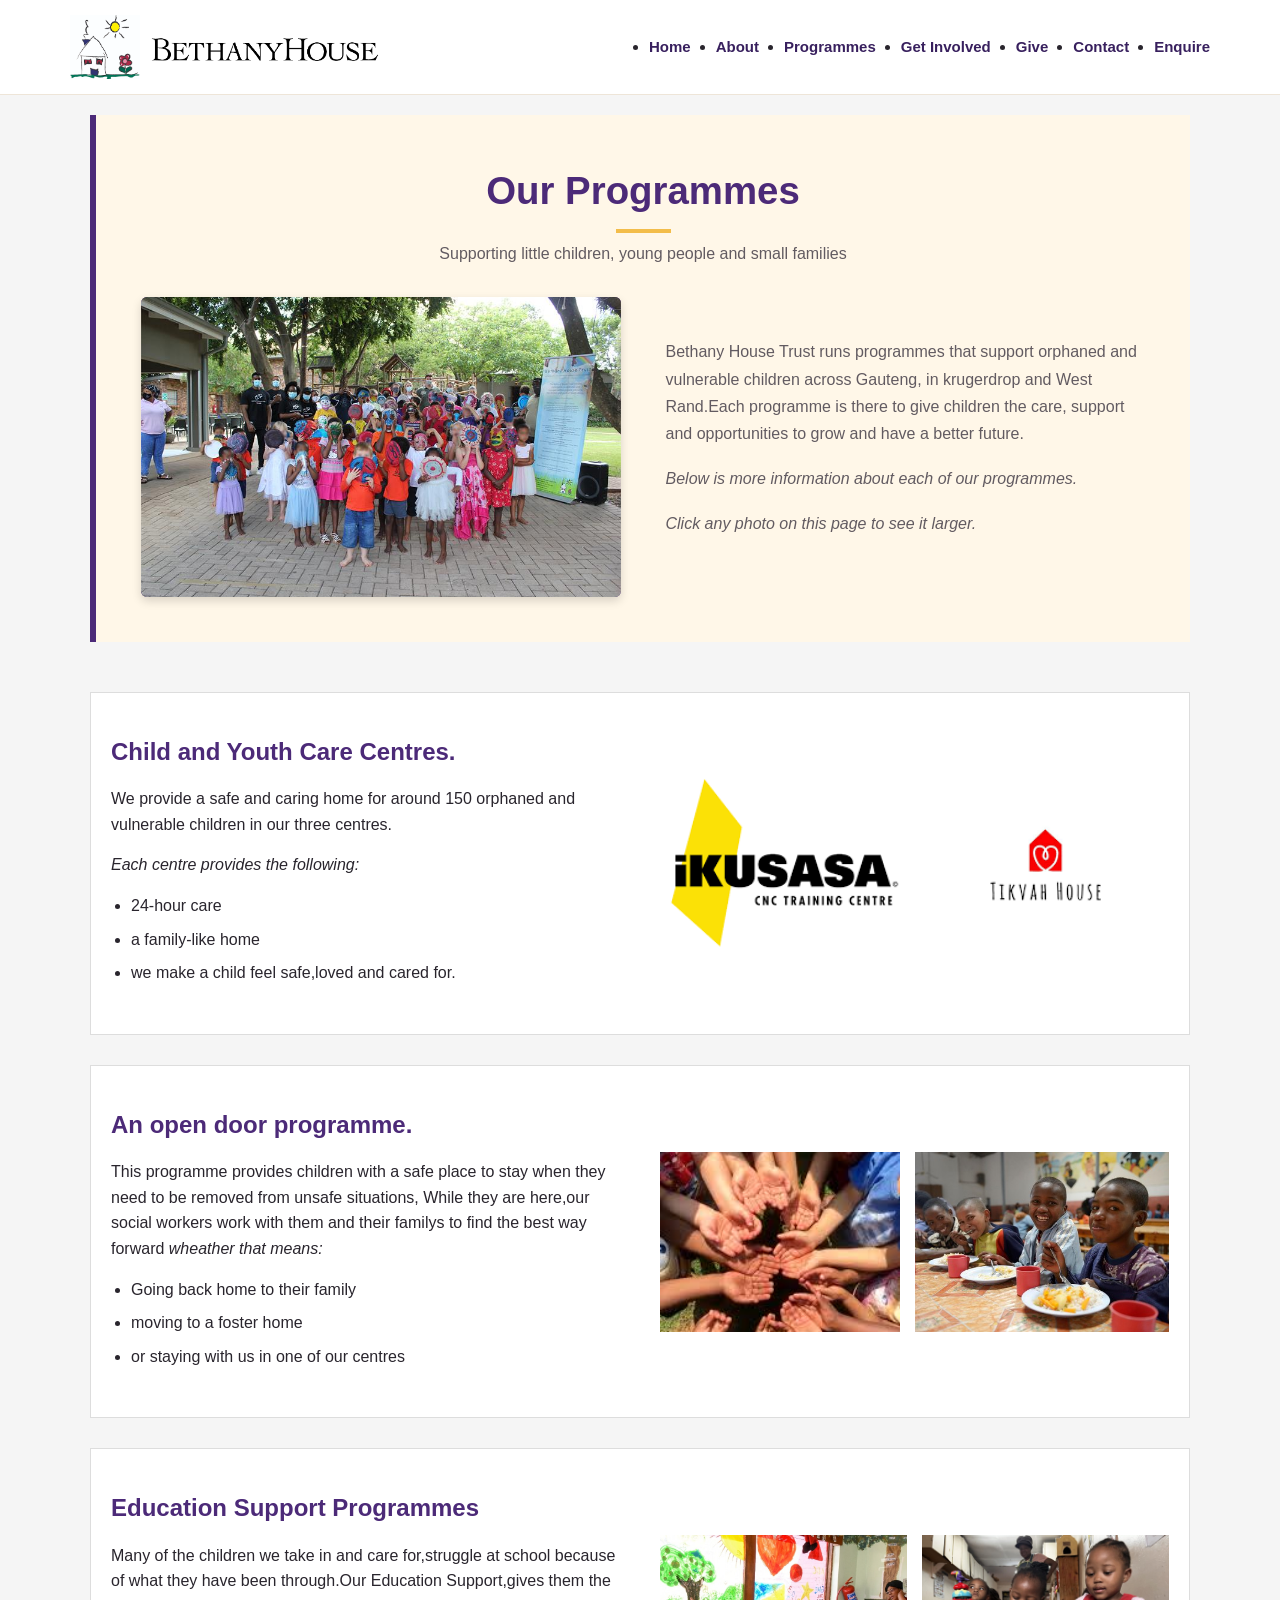
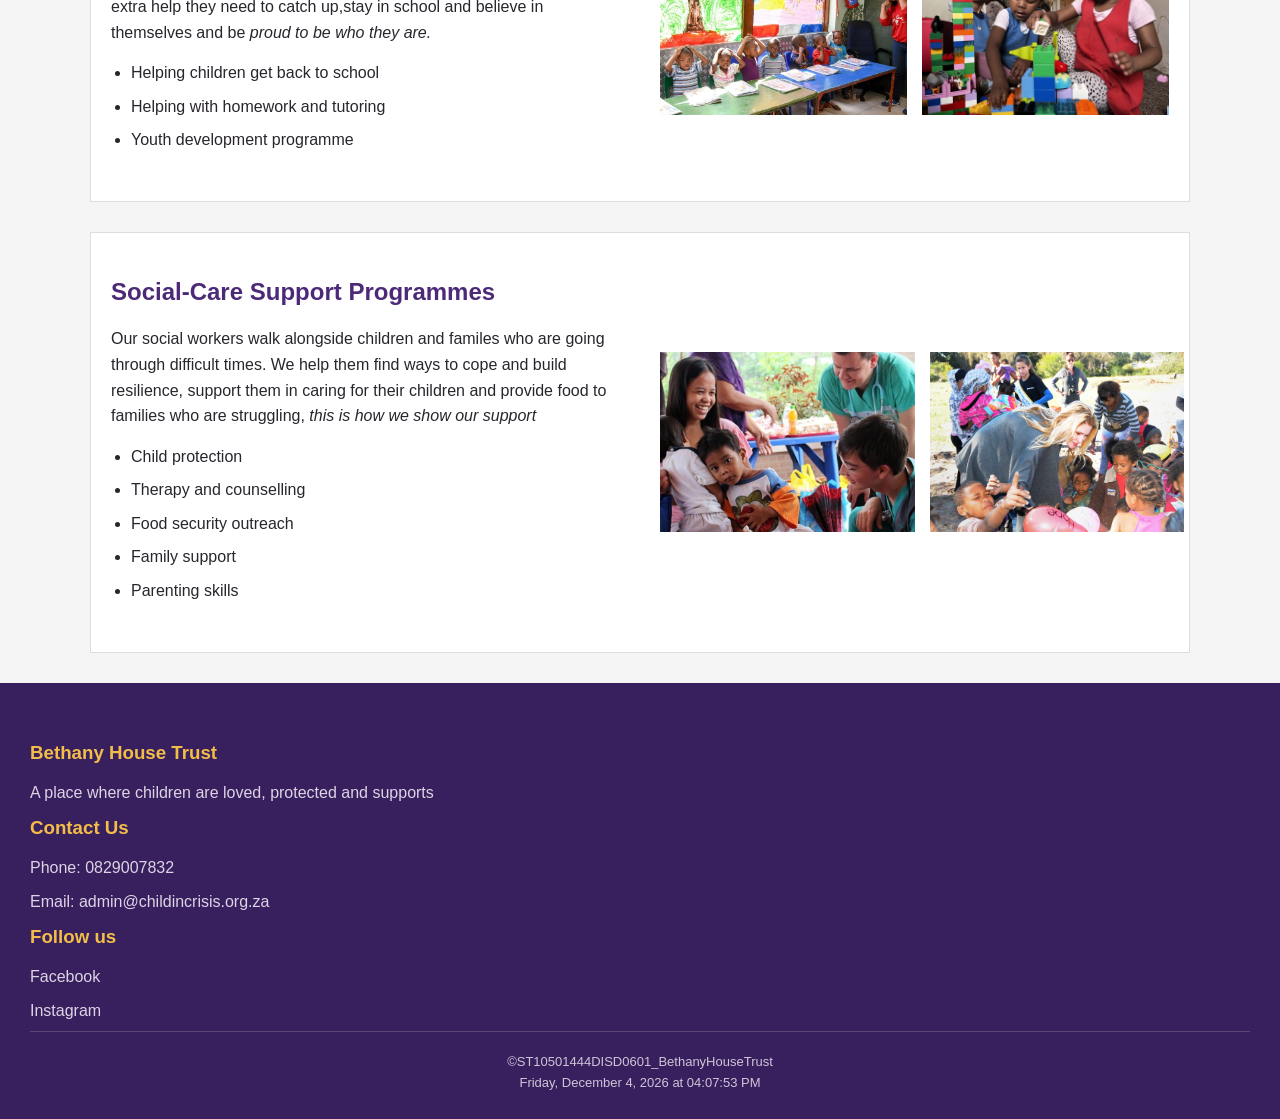
<file: programmes.html>
<!DOCTYPE html>
<html lang="en">
<head>
    <meta charset="UTF-8">
    <meta name="viewport" content="width=device-width, initial-scale=1">
       <title>Child and Youth Care Programmes | Bethany House Trust</title>
<link rel="canonical" href="https://FikileMonyela.github.io/programmes.html">
<meta property="og:title" content="Child and Youth Care Programmes | Bethany House Trust">
<meta property="og:url" content="https://FikileMonyela.github.io/programmes.html">

        <link rel="stylesheet" href="css/style.css">
<link rel="stylesheet" href="css/extras.css">

    <link rel="canonical" href="https://FikileMonyela.github.io/">



<meta http-equiv="Content-Security-Policy" content="default-src 'self'; script-src 'self' https://unpkg.com; script-src-attr 'unsafe-inline'; style-src 'self' 'unsafe-inline' https://unpkg.com; img-src 'self' data: https://tile.openstreetmap.org https://unpkg.com; connect-src 'self' https://jsonplaceholder.typicode.com; object-src 'none'; base-uri 'self'">
<meta name="referrer" content="strict-origin-when-cross-origin">
       
</head>
<body style="background-color: whitesmoke;">
    <header>
        <nav class="navbar">
            <div class="logo">
            <img src="Image/bethany-house-trust-logo.png" alt="Bethany House Trust logo: a house, sun and flower" width="100" height="auto">
            <img src="Image/bethanyText.png" alt="Bethany House Trust Logo" width="350" height="auto">
            </div>

            <ul class="nav-links">
                <li><a href="index.html"> Home </a></li>
                <li><a href="about.html"> About </a></li>
                <li><a href="programmes.html">Programmes </a></li>
                <li><a href="get-involved.html"> Get Involved</a></li>
                <li><a href="give.html">Give</a></li>
                <li><a href="contact.html">Contact</a></li>
                <li><a href="enquiry.html">Enquire</a></li>
            </ul>
            
        </nav>
    </header>

    <main class="programmes-page">

        <section class="programmes-heading">
            <h1>Our Programmes</h1>

            <p class="programmes-subtitle" > Supporting little children, young people and small families</p>

            <div class="programmes-intro">
                
                <div class="programmes-intro-image"  >
                     <div class="slideshow" id="programme-slideshow">
        <img class="slide gallery-photo" src="Image/children.jpg" alt="Children in colourful clothes gathered outdoors at a Bethany House Trust event" onclick="openLightbox(this)">
        <img class="slide gallery-photo" src="Image/kitchenVolunteer.jpg" alt="Volunteers serving hot meals in the centre kitchen" onclick="openLightbox(this)">
        <img class="slide gallery-photo" src="Image/volunteer2.jpg" alt="Volunteers and staff beside a Christmas tree with gift boxes" onclick="openLightbox(this)">
        <img class="slide main-slide active gallery-photo" src="Image/programme.jpg" alt="Children and volunteers cheering together in front of a bus" onclick="openLightbox(this)">
                     </div>
            </div>

            <div class="programmes-intro-info">
                <p>Bethany House Trust runs programmes that support orphaned and vulnerable children across Gauteng, in krugerdrop and West Rand.Each programme is there to give children the care, support and opportunities to grow and have a better future.</p>
                <p><i>Below is more information about each of our programmes.</i></p>
                <p><i>Click any photo on this page to see it larger.</i></p>
            </div>

            </div>
            

        </section>
        

        <section class="programmes">

            <div class="programme-info">
                <h2>Child and Youth Care Centres.</h2>
            <p>We provide a safe and caring home for around 150 orphaned and vulnerable children in our three centres.</p>
                <p><i>Each centre provides the following:</i></p>
            <ul>
                <li>24-hour care</li>
                <li>a family-like home</li>
                <li>we make a child feel safe,loved and cared for.</li>    
            </ul>
            </div>

            <div class="programme-images">
                <img loading="lazy" src="Image/ikusasaCentre.png" alt="Ikusasa Krugersdorp CBD" >
                <img loading="lazy" src="Image/tikvahHouse.png" alt="Tikvah House Roodepoort">
            </div>

            
        </section>

        <section class="programmes programmes-image">
            <div class="programme-info">
                <h2>An open door programme.</h2>
            <p>This programme provides children with a safe place to stay when they need to be removed from unsafe situations, While they are here,our social workers work with them and their familys to find the best way forward <i> wheather that means:</i></p>
            <ul>
                <li>Going back home to their family </li>
                <li>moving to a foster home</li>
                <li>or staying with us in one of our centres</li>
            </ul>
            </div>

            <div class="programme-images">
                 <img src="Image/hands.jpg"class="gallery-photo" alt="Children holding out their hands together in a circle" width="auto" height="250" loading="lazy" onclick="openLightbox(this)">
                 <img src="Image/eating.jpg" class="gallery-photo" alt="Children smiling while eating a meal together at the centre" width="auto" height="250" loading="lazy" onclick="openLightbox(this)" >

            </div>
            
        </section>

       

        <section class="programmes programmes-image">
            <div class="programme-info">
                <h2>Education Support Programmes</h2>
            <p>Many of the children we take in and care for,struggle at school because of what they have been through.Our Education Support,gives them the extra help they need to catch up,stay in school and believe in themselves and be <i>proud to be who they are.</i></p>
            <ul>
                <li>Helping children get back to school</li>
                <li>Helping with homework and tutoring</li>
                <li>Youth development programme</li>
            </ul>
            </div>

            <div class="programme-images">
                <img src="Image/youth.jpg"  class="gallery-photo" alt="Young children sitting at desks in a brightly painted classroom" width="300" height="200" loading="lazy" onclick="openLightbox(this)" >
                <img src="Image/youth2.jpg"  class="gallery-photo" alt="Toddlers playing with colourful building blocks" width="300" height="200" loading="lazy" onclick="openLightbox(this)">
            </div>         
        </section>

        <section class="programmes programmes-image" >
            <div class="programme-info">
                <h2>Social-Care Support Programmes</h2>
            <p>Our social workers walk alongside children and familes who are going through difficult times. We help them find ways to cope and build resilience, support them in caring for their children and provide food to families who are struggling,<i> this is how we show our support</i></p>
            <ul>    
                <li>Child protection</li>
                <li>Therapy and counselling</li>
                <li>Food security outreach</li>
                <li>Family support</li>
                <li>Parenting skills</li>
            </ul>
            </div>

            <div class="programme-images">
                <img src="Image/socialwarefar.jpg" class="gallery-photo" alt="Social workers and volunteers sitting with smiling children" width="250" height="150" loading="lazy" onclick="openLightbox(this)">
                <img src="Image/social2.jpg" class="gallery-photo" alt="A volunteer playing with children outdoors" width="250" height="150" loading="lazy" onclick="openLightbox(this)">

            </div>    
        </section>

    </main>
    <footer>
        <div class="footer-content">
            <div>
                <h3>Bethany House Trust</h3>
                <p>A place where children are loved, protected and supports</p>
            </div>
         <div>
            <h3>Contact Us</h3>
             <p>Phone: 0829007832</p>
        <p>Email: admin@childincrisis.org.za</p>
         </div>

         <div>
            <h3>Follow us</h3>
            <a href="https://www.facebook.com/TheBethanyHouseTrust" target="_blank" rel="noopener noreferrer">Facebook</a>

            <a href="https://www.instagram.com/thebethanyhousetrust/" target="_blank" rel="noopener noreferrer">Instagram</a>
         </div>
        </div>


         <p class="copy-right">
            &copy;ST10501444DISD0601_BethanyHouseTrust
            <br><span id="datetime"></span>
         </p>
        
        
    </footer>
     <script src="javaScript/script.js"></script>
</body>
</html>
</file>
<file: css/style.css>
*
{ margin: 0;
    padding: 0; 
    box-sizing: border-box; 
    scroll-behavior: smooth;

 }


body{
    font-family: Arial, Helvetica, sans-serif;
    background-color: var(--light-cream);
    color: var(--text-colour);
    line-height: 1.6;
}

img{
    max-width: 100%;
    display: block;
}
h1,h2,h3{
    font-family: Arial, Helvetica, sans-serif;
}

a{
    text-decoration: none;
    color: var(--purple);
}
:root{
    --purple:#4c2a78;
    --dark-purple:#38205e;
    --coral:#e95d55;
    --yellow:#f3bd4a;
    --green:#4e8b5b;
    --cream:#fff7e8;
    --light-cream:#fffaf2;
    --grey:#625b61;

    --text-colour:#29252d;

}

header{
    background-color: white;
    border-bottom: 1px solid #eee5d8;
}

.logo{
    display: flex;
    align-items: center;
    gap: 10px;
}
.logo img:first-child{
    width: 70px;
}
.logo img:last-child{
    width: 230px;
}

.navbar{
    max-width: 1200px;
    margin: auto;

    
    display: flex;
    align-items: center;
    justify-content: space-between;
    padding: 15px 30px;
}

.nav-links{
    list-style-type: style none;
    
    display: flex;
    align-items: center;
    gap: 25px;
}

.nav-links a{
    color: var(--dark-purple);
    font-weight: bold;
    font-size: 15px;
}

.nav-links a:hover {
    color: var(--coral);
}


.hero{
    margin: auto;
    max-width: 1200px;
    min-height: 580px;
    padding: 70px 30px;

    display: grid;
    grid-template-columns: 1fr 1fr;
    gap: 55px;
    align-items: center;
}
.hero h1{
    color: var(--purple);

    font-family: Georgia, 'Times New Roman', Times, serif;
    font-size: 52px;

    line-height: 1.1;
    margin-bottom: 25px;
}

.hero h1 span{
    color: var(--coral);
}

.hero-text{
    padding-right: 20px;
}

.small-heading{
    color: var(--coral);
    font-size: 14px;
    font-weight: bold;
    letter-spacing: 2px;

    margin-bottom: 15px;
}

.hero-text > p:not(.small-heading){
    color: var(--grey);
    font-size: 17px;
    margin-bottom: 30px;
}


.hero-video{
    background-color: var(--purple);

    padding: 15px;
    
    border-radius: 20px;
    box-shadow: 0 15px 35px rgba(56, 32, 94, 0.18);
}

.hero-video iframe{
    display: block;

    width: 100%;
    height: 330px;

    border-radius: 12px;
}
.hero-video p{
    color: white;
    font-size: 14px;

    text-align: center;
    padding-top: 12px;
}



.button{
    background-color: var(--purple);
    color: white;

    padding: 13px 28px;
    border-radius: 30px;
    display: inline-block;

    font-weight: bold;
    transition: 0.3s;

}

.button:hover {
    background-color: var(--dark-purple);
    transform: translateY(-2px);
}

.button-yellow{
    background-color:var(--yellow);
    color: var(--purple);
}

.button-yellow:hover{
    background-color: #e5ad3c;
}

.button-outline {
    background-color: transparent;
    color: white;

    border: 2px solid white;
}

.button-outline:hover{
    background-color: white;
    color: var(--purple);
}

.impact{
    background-color: var(--cream);
    padding: 70px 30px;
}

.section-heading{
    text-align: center;
    margin-bottom: 40px;
}

.section-heading h2{
    color: var(--purple);

    font-family: Georgia, 'Times New Roman', Times, serif;
    font-size: 38px;
}

.impact-cards{
    max-width: 1000px;
    margin: auto;
    display: grid;
    grid-template-columns: repeat(3, 1fr);
    gap: 25px;
}

.impact-card {
    background-color: white;

    padding: 35px 25px;
    text-align: center;

    border-radius: 18px;
    box-shadow: 0 8px 25px rgba(0, 0, 0, 0.6);
    border-top: 5px solid var(--coral);
}

.impact-card:nth-child(2){
    border-top-color: var(--yellow);
}

.impact-card:nth-child(3){
    border-top-color: var(--green);
}

.impact-card h3{
    color: var(--purple);

    font-family: Georgia, 'Times New Roman', Times, serif;
    font-size: 42px;

    margin-bottom: 5px;
}

.impact-card p{
    color: var(--grey);
}


.content-section{
    align-items: center;

    max-width: 1150px;
    margin: auto;
    padding: 90px 30px;
    display: grid;
    grid-template-columns: 1fr 1fr;
    gap: 70px;
}

.content-image img{
    width: 100%;
    height: 400px;

    border-radius: 25px;
    object-fit: cover;
}

.content-text h2{
    color: var(--purple);

    font-family: Georgia, 'Times New Roman', Times, serif;
    font-size: 40px;

    line-height: 1.15;
    margin-bottom: 20px;

}

.content-text p:not(.small-heading){
    color: var(--grey);
    margin-bottom: 25px;
}
.text-link{
    color: var(--purple);
    font-weight: bold;
    border-bottom: 2px solid var(--yellow);
    padding-bottom: 3px;
}

.text-link:hover {
    color: var(--coral);
}


.programmes-section{
    background-color: var(--cream);
    max-width: none;

    padding-right: calc((100% -1090px)/2);
    padding-left: calc((100% -1090px)/2);
}
/*-----Photos that open in the lightbox----*/
.gallery-photo{
    cursor: zoom-in;
    transition: transform 0.3s, box-shadow 0.3s;
}
.gallery-photo:hover{
    transform: scale(1.05);
    box-shadow: 0 6px 16px rgba(0, 0, 0, 0.3);
}

#lightbox-count{
    color: var(--yellow);
    font-weight: bold;
}
#lightbox-buttons{
    display: flex;
    gap: 12px;
}
.get-involved{
    background-color: var(--purple);
    color: white;

    text-align: center;
    padding: 85px 30px;
}

.get-involved .small-heading{
    color: var(--yellow);
}

.get-involved h2{
    font-family: Georgia, 'Times New Roman', Times, serif;
    font-size: 42px;

    margin-bottom: 15px;
}

.get-involved p:not(.small-heading){
    color: #eee5f5;

    max-width: 600px;
    margin: 0 auto 30px;
}

.getInvolved-buttons{
    display: flex;
    justify-content: center;
    gap: 15px;
    flex-wrap: wrap;
}

.getInvolved-buttons a{
    color: white;
    display: inline-block;
    padding: 12px 22px;
    border-radius: 5px;
    font-weight: bold;
    
}
.getInvolved-buttons a:nth-child(1){
    background-color: var(--coral);
}
.getInvolved-buttons a:nth-child(1):hover{
    background-color: #c94740;
}

.getInvolved-buttons a:nth-child(2){
    background-color: var(--green);
}
.getInvolved-buttons a:nth-child(2):hover{
    background-color: #3d7048;
}

.getInvolved-buttons a:nth-child(3){
    background-color: var(--yellow);
}
.getInvolved-buttons a:nth-child(3):hover{
    background-color: #dca936;
}


footer{
    background-color: var(--dark-purple);
    color: white;

    padding: 55px 30px 25px;
}

.content-footer{
    max-width: 1100px;

    margin: auto;
    display: grid;
    grid-template-columns: repeat(3,1fr);
    gap: 50px;
    margin-bottom: 40px;
}

.footer-content h3{
    color: var(--yellow);

    margin-bottom: 12px;
}

.footer-content p{
    color: #ddd4e5;
    margin-bottom: 8px;
}

.footer-content a{
    display: block;
    color: #ddd4e5;
    margin-bottom: 8px;
}

.footer a{
    color: white;
}

.footer-content a:hover {
    color: var(--yellow);
}

.copy-right{
    color: #cfc5d8;
    font-size: 13px;
    text-align: center;

    border-top: 1px solid rgba(225, 225, 225, 0.2);
    padding-top: 20px;
}

/*-----About Us Page----*/ 
.aboutUs-heading{
    text-align: center;
    padding: 40px 20px;
}

.aboutUs-heading h1{
    color: var(--purple);
    font-size: 2.2rem;
    margin-bottom: 10px;
}

.aboutUs-heading p{
    color: var(--grey);
}

.history{
    display: flex;
    gap: 40px;
    max-width: 1100px;
    margin: 0 auto;
    padding: 20px 20px 50px;
    align-items: flex-start;
}

.history-image{
    flex: 1;
}

.history-image img{
    width: 100%;
    max-width: 500px;
    border-radius: 8px;
}

.history-info{
    flex:1;
}

.history-info p{
    margin-bottom: 15px;
    line-height: 1.6;
}

.history-start{
    border-left: 5px solid var(--coral);
    padding-left: 15px;
    margin-bottom: 20px;
}

.history-start span{
    color: var(--coral);
    font-size: 1.8rem;
    font-weight: bold;
}

.history-start h2{
    color: var(--purple);
    margin-top: 3px;
}

.mission{
    background-color: var(--purple);
    color: white;

    padding: 40px 20px;
    text-align: center;
}

.mission h2{
    margin-bottom: 15px;
}

.mission p{
    max-width: 800px;
    margin: auto;
    line-height: 1.6;
}


.vision{
    background-color: var(--cream);
    padding: 40px 20px;
    text-align: center;
}

.vision h2{
    color: var(--purple);
    margin-bottom: 15px;
}

.vision p{
    max-width: 800px;
    margin: auto;
    line-height: 1.6;
}

/*-----Programmes Page----*/ 

.centers{
    padding: 40px 20px;
    text-align: center;
}

.centers h2{
    color: var(--purple);
    margin-bottom: 30px;
    text-decoration: underline;
}

.center-cards-container{
    width: 100%;
    display: flex;
    flex-direction: row;
    justify-content: space-between;
    align-items: stretch;
    gap: 25px;
    
}

.center-card{
    width: 33.33%;
    padding: 20px;
    background-color: white;
    border:1px solid #ddd ;
    text-align: center;
}

.center-card img{
    width: 180px;
    height: 170px;
    object-fit: contain;
    margin-bottom: 15px;
}

.center-card h3{
    margin-bottom: 8px;
    color: var(--purple);
}

.center-card p{
    color: var(--grey);
}

.programmes-page{
    width: 90%;
    max-width: 1100px;
    margin: auto;
}
.programmes-heading{
    text-align: center;
    padding: 45px;
    background-color: var(--cream);
    margin: 20px 0 50px;
    border-left: 6px solid var(--purple);
}

.programmes-heading h1{
    color: var(--purple);
    font-size: 2.4rem;
    margin-bottom: 8px;
}
.programmes-heading h1::after{
    content: " ";
    display: block;
    width: 55px;
    height: 4px;
    margin: 8px auto 0;
    background-color: var(--yellow);
}

.programmes-heading p{
    max-width: 800px;
    margin: 0 auto 15px;
    color: var(--grey);
}

.programmes-heading img{
    width: 100%;
    max-width: 700px;
    margin: 30px auto 0;
}

.programmes{
    background-color: white;
    display: flex;
    gap: 40px;
    align-items: center;
    padding: 40px 20px;
    margin-bottom: 30px;
    border: 1px solid #ddd;
}

.programme-info{
    flex: 1;
}
.programme-info h2{
    color: var(--purple);
    margin-bottom: 15px;
}

.programme-info p{
    margin-bottom: 15px;
    line-height: 1.6;
}

.programme-info ul{
    padding-left: 20px;
}

.programme-info li{
    margin-bottom: 8px;
}

.programme-images{
    flex: 1;
    display: flex;
    gap: 15px;
}

.programme-images img{
    width: 50%;
    height: 180px;

    object-fit: cover;
}
.programmes-subtitle{
    color: var(--grey);
    margin-bottom: 25px;
}
.programmes-intro{
    display: flex;
    align-items: center;
    gap: 45px;
    margin-top: 30px;
    text-align: left;
}

.programmes-intro-image{
    flex: 1;
}

.programmes-intro-image img{
    width: 100%;
    height: 300ox;
    border-radius: 6px;
    box-shadow: 0 4px 10px rgba(0, 0, 0, 0.15);
    object-fit: cover;
}

.programmes-intro-info{
    flex: 1;
}

.programmes-intro-info p{
    color: var(--grey);
    margin-bottom: 18px;
    line-height: 1.7;
}

/*-----get-involved Page----*/ 

.get-involved-page{
    padding: 40px 20px 60px;
}
.get-involved-intro{
    max-width: 800px;
    text-align: center;
    margin: 0 auto 45px;
}
.get-involved-intro h1	{
    color: var(--purple);
    font-size: 2.4rem;
    margin-bottom: 15px;
}
.get-involved-intro p{
    color: var(--grey);
    line-height: 1.7;
}


.get-involved-cards{
    max-width: 1100px;
    margin: auto;

    display: flex;
    justify-content: space-between;
    gap: 30px;
}

.get-involved-card{
    background-color: white;
    text-align: center;
    flex: 1;
    padding: 25px 20px 30px;

    border: 1px solid #ddd;
    border-radius: 10px;

    transition: transform 0.3s ease;
}

.get-involved-card img{
    width: 170px;
    height: 170px;

    object-fit: cover;
    border-radius: 50%;
    border: 6px solid var(--purple);

    margin: 0 auto 20px;
}

.get-involved-card img{
    width: 170px;
    height: 170px;

    object-fit: cover;
    border-radius: 50%;
    border: 6px solid var(--purple);

    margin: 0 auto 20px;
}
.volunteer-card {
    border-color: var(--green);
}
.donate-card {
    border-color: var(--coral);

}
.parent-card {
     border-color: var(--yellow);
}


.volunteer-card img{
    border-color: var(--green);
}
.donate-card img{
    border-color: var(--coral);

}
.parent-card img{
     border-color: var(--yellow);
}
 
.get-involved-card h3{
    color: var(--purple);
    margin-bottom: 12px;

}

.get-involved-card p{
    color: var(--grey);
    line-height: 1.6;
    margin-bottom: 12px;
}
.get-involved-button{
    background-color: var(--purple);
    color: white;

    display: inline-block;
    padding: 10px 22px;
    margin-top: 10px;
    border-radius: 5px;
}

.donate-card .get-involved-button{
    background-color: var(--coral);
}


.get-involved-button:hover{
    background-color: var(--dark-purple);
}

.get-involved-card :hover{
    transform: translateY(-5px);
}

.donate-card .get-involved-button :hover{
    background-color: #c94740;
}

/*-----Ways to help (get-involved)----*/
.help-finder{
    max-width: 1100px;
    margin: 50px auto;
    padding: 0 20px;
    text-align: center;
}
.help-finder h2{
    color: var(--purple);
    margin-bottom: 10px;
}
.help-finder p{
    color: var(--grey);
    margin-bottom: 20px;
}
.help-controls{
    display: flex;
    gap: 12px;
    flex-wrap: wrap;
    justify-content: center;
    margin-bottom: 15px;
}
.help-controls input, .help-controls select{
    padding: 10px;
    border: 1px solid #ccc;
    border-radius: 5px;
    font-size: 1rem;
    font-family: Arial, Helvetica, sans-serif;
}
.help-controls input{
    flex: 1;
    min-width: 220px;
    max-width: 350px;
}
.help-controls button{
    padding: 10px 20px;
    border: none;
    border-radius: 5px;
    background-color: var(--purple);
    color: white;
    font-size: 1rem;
    cursor: pointer;
}
.help-controls button:hover{
    background-color: var(--dark-purple);
}
#help-list{
    display: grid;
    grid-template-columns: repeat(auto-fill, minmax(260px, 1fr));
    gap: 20px;
    text-align: left;
}
.help-card{
    display: flex;
    flex-direction: column;
    gap: 10px;
    background-color: white;
    border: 1px solid #ddd;
    border-top: 5px solid var(--purple);
    border-radius: 10px;
    padding: 20px;
    animation: fadeUp 0.5s ease;
}
.help-card.volunteer{
    border-top-color: var(--green);
}
.help-card.donate{
    border-top-color: var(--coral);
}
.help-card.foster{
    border-top-color: var(--yellow);
}
.help-card h3{
    color: var(--purple);
}
.help-card p{
    margin-bottom: 0;
    line-height: 1.6;
}
.help-tag{
    align-self: flex-start;
    padding: 3px 10px;
    border-radius: 20px;
    background-color: var(--cream);
    color: var(--purple);
    font-size: 0.85rem;
    font-weight: bold;
}
.help-card .get-involved-button{
    align-self: flex-start;
    margin-top: auto;
}

/*-----Give Page----*/ 
.give-page{
    padding: 40px 20px 60px;
}

.give-intro{
    max-width: 800px;
    margin: 0 auto 45px;
    text-align: center;
}

.give-intro h1{
    color: var(--purple);
    font-size: 2.4rem;
    margin-bottom: 15px;
}

.give-intro p{
    color: var(--grey);
    line-height: 1.7;
}

.give-forms{
    align-items: stretch;
    max-width: 1100px;
    margin: auto;
    display: flex;
    gap: 30px;
}
.give-content{
    background-color: white;
    flex: 1;
    padding: 30px 25px;
    border: 1px solid #ddd;
    border-radius: 10px;
}
.give-content h2{
    color: var(--purple);
    margin-bottom: 10px;
    text-align: center;
}
.give-content >p {
    color: var(--grey);
    text-align: center;
    margin-bottom: 25px;
}
.give-hope{
    border-top: 5px solid var(--coral);
}
.give-time{
    border-top: 5px solid var(--green);
}
.give-home{
    border-top: 5px solid var(--yellow);
}
.give-content form{
    display: flex;
    flex-direction: column;
}
.give-content label{
    margin-bottom: 6px;
    font-weight: bold;
    color: var(--text-colour);
}

.give-content input, .give-content select, .give-content textarea{
    width: 100%;
    padding: 10px;
    margin-bottom: 18px;
    border: 1px solid #ccc;
    border-radius: 5px;
    font-family: Arial, Helvetica, sans-serif;
    font-size: 1rem;
}

.give-content textarea{
    height: 100px;
    resize: vertical;
}

.give-content button{
    border: none;
    padding: 11px 20px;
    border-radius: 5px;
    background-color: var(--purple);
    color: white;
    margin-top: 5px;
    font-size: 1rem;
    cursor: pointer;
}
.give-content button :hover{
    background-color: var(--dark-purple);
}

.give-hope button{
    background-color: var(--coral);
}
.give-hope button :hover{
    background-color: #c94740;
}

.give-time button{
    background-color: var(--green);
}
.give-time button :hover{
    background-color: #3d7048;
}

.give-home button{
    background-color: var(--yellow);
    color: var(--text-colour);
}
.give-home button :hover{
    background-color: #dca936;
}

/*-----Contact Us Page----*/ 
.contact-page{
    padding: 40px 20px 60px;
}
.contact-intro{
    max-width: 100%;
    margin: 0 auto 45px;
    text-align: center;
}
.contact-intro h2{
    color: var(--purple);
    font-size: 2.4rem;
    margin-bottom: 15px;
}
.contact-intro p{
    color: var(--grey);
    line-height: 1.7;
}

.contact-container{
    max-width: 1100px;
    margin: auto;
    display: flex;
    gap: 30px;
    align-items: stretch;
}
.contact-form-section, .contact-location{
    flex: 1;
    background-color: white;
    padding: 30px;
    border-radius: 10px;
    border: 1px solid #ddd;
}

.contact-form-section{
    border-top: 5px solid var(--purple);
}
.contact-form-section h3, .contact-location h3 {
    color: var(--purple);
    text-align: center;
    margin-bottom: 25px;
}

.contact-form-section form{
    display: flex;
    flex-direction: column;
}

.contact-form-section label{
    color: var(--text-colour);
    font-weight: bold;
    margin-bottom: 6px;
}

.contact-form-section input, .contact-form-section textarea{
    font-family: Arial, Helvetica, sans-serif;
    width: 100%;
    padding: 10px;
    margin-bottom: 18px;
    border: 1px solid #ccc;
    border-radius: 5px;
    font-size: 1rem;
}
.contact-form-section textarea{
    height: 130px;
    resize: vertical;
}


.contact-form-section button{
    border: none;
    padding: 11px 20px;
    border-radius: 5px;
    background-color: var(--purple);
    color: white;
    font-size: 1rem;
    cursor: pointer;
    margin-top: 5px;
}
.contact-form-section button :hover{
    background-color: var(--dark-purple);
}
.contact-location{
    border-top: 5px solid var(--yellow);
}
.contact-location iframe{
    width: 100%;
    height: 400px;
    border: 0;
    border-radius: 5px;
}
/*-----Mobile Responsive Design----*/ 
/*-----At the end of my css body design----*/ 
@media only screen and (max-width: 600px){
    .navbar{
    flex-direction: column; 
    justify-content: center; 
    align-items: center; 
    gap: 0.8rem;
 }

 .nav-links{
    flex-wrap: wrap;
    justify-content: center;
    gap: 12px;
 }

 .logo img:last-child{
    width: 190px;
 }


 .hero { 
    flex-direction: column; 
    justify-content: center;
     align-items: center; 
    margin: 1.5rem; 
} 

 .hero-text{ 
    display: flex; 
    flex-direction: column;
    justify-content: center;
     align-items: center; 
     gap: 5px;
     } 


 .hero h1{ 
    font-size: 1.5rem;
     text-align: center;
 } 


 .hero-text p {
     font-size: 0.8rem; 
     text-align: center; 
    }  

.hero-video iframe{
    height: 230px;
}

.button{ 
        font-size: 0.8rem;
         gap: 8px; 
    } 

.impact-cards{
    grid-template-columns: 1fr;
}

.content-section{
    grid-template-columns: 1fr;
    gap: 40px;
    padding: 60px 20px;
}

.programmes-section{
    padding-right: 30px;
    padding-left: 30px;
}

.content-text h2{
    font-size: 32px;
}

.get-involved h2{
    font-size: 34px;
}

.content-footer{
    grid-template-columns: 1fr;
}

.history{
    flex-direction: column;
    padding: 30px 20px;
}

.history-image img{
    width: 100%;
}

.aboutUs-heading h1{
    font-size: 1.8rem;
}

.center-cards-container{
    flex-direction: column;
    align-items: center;
    gap: 25px;
}

.center-card{
    width: 90%;
}

.programmes{
    flex-direction: column;
    gap: 25px;
}

.programme-images{
    width: 100%;
}

.programme-images img{
    height: 150px;
}

.programmes-intro{
    flex-direction: column;
    text-align: center;
}
.programmes-intro-image, .programmes-intro-info{
    width: 100%;
}
.get-involved-cards{
    flex-direction: column;
    align-items: center;
}

.get-involved-card{
    width: 100%;
    max-width: 400px;
}
.get-involved-card img {
    width: 150px;
    height: 150px;

}

.give-forms{
    flex-direction: column;
    align-items: center;
}
.give-content{
    width: 100%;
    max-width: 500px;
}

.give-intro h1{
    font-size: 2rem;
}
.contact-container{
    flex-direction: column;
    align-items: center;
}
.contact-form-section, .contact-location{
    width: 100%;
    max-width: 500px;

}
.contact-location iframe{
    height: 350px;
}
.contact-intro h2{
    font: 2rem;
}
}

@media only screen and (max-width: 800px){
    .give-forms, .contact-container{
        flex-direction: column;
    }
    .help-controls input{
        max-width: 100%;
    }
    #lightbox img{
        max-height: 60vh;
    }
}

/*-----Form validation----*/
.error, .error-msg{
    color: #c0392b;
    font-size: 0.9rem;
    margin-top: -12px;
    margin-bottom: 12px;
}
.form-result{
    color: var(--green);
    font-weight: bold;
    margin-top: 15px;
    line-height: 1.5;
}
.contact-form-section select{
    font-family: Arial, Helvetica, sans-serif;
    width: 100%;
    padding: 10px;
    margin-bottom: 18px;
    border: 1px solid #ccc;
    border-radius: 5px;
    font-size: 1rem;
    background-color: white;
}

/*-----Map (contact)----*/
#map{
    width: 100%;
    height: 400px;
    border-radius: 5px;
}

/*-----FAQ accordion (get-involved)----*/
.faq{
    max-width: 800px;
    margin: 50px auto;
    padding: 0 20px;
}
.faq h2{
    color: var(--purple);
    text-align: center;
    margin-bottom: 8px;
    font-size: 2rem;
}
.faq h2::after{
    content: "";
    display: block;
    width: 70px;
    height: 4px;
    margin: 10px auto 25px;
    background-color: var(--yellow);
    border-radius: 2px;
}
.faq-item{
    margin-bottom: 14px;
}
.faq-question{
    width: 100%;
    display: flex;
    justify-content: space-between;
    align-items: center;
    text-align: left;
    padding: 16px 20px;
    font-size: 1.05rem;
    font-weight: bold;
    font-family: Arial, Helvetica, sans-serif;
    background-color: white;
    color: var(--purple);
    border: 1px solid #ddd;
    border-left: 6px solid var(--yellow);
    border-radius: 8px;
    box-shadow: 0 2px 6px rgba(0, 0, 0, 0.08);
    cursor: pointer;
    transition: background-color 0.3s, transform 0.3s, box-shadow 0.3s;
}
.faq-question::after{
    content: "+";
    font-size: 1.6rem;
    color: var(--coral);
    margin-left: 15px;
}
.faq-question:hover{
    background-color: var(--cream);
    transform: translateX(5px);
    box-shadow: 0 5px 12px rgba(0, 0, 0, 0.15);
}
.faq-question.open{
    background-color: var(--purple);
    color: white;
    border-left-color: var(--coral);
    border-radius: 8px 8px 0 0;
}
.faq-question.open::after{
    content: "-";
    color: var(--yellow);
}
.faq-answer{
    display: none;
    padding: 18px 22px;
    background-color: white;
    border: 1px solid #ddd;
    border-top: none;
    border-left: 6px solid var(--coral);
    border-radius: 0 0 8px 8px;
    color: var(--grey);
    line-height: 1.7;
    animation: fadeIn 0.4s ease;
}
.faq-answer a{
    color: var(--purple);
    font-weight: bold;
}

/*-----Programmes slideshow----*/
.slideshow{
    position: relative;
    width: 100%;
    height: 300px;
    border-radius: 6px;
    overflow: hidden;
    background-color: var(--purple);
    box-shadow: 0 4px 10px rgba(0, 0, 0, 0.15);
}
.slideshow .slide{
    position: absolute;
    top: 0;
    left: 0;
    width: 100%;
    height: 100%;
    object-fit: cover;
    border-radius: 0;
    box-shadow: none;
    opacity: 0;
    pointer-events: none;
    transition: opacity 1.5s ease-in-out;
}
.slideshow .slide.active{
    opacity: 1;
    pointer-events: auto;
    z-index: 2;
}

/*-----Lightbox pop-up----*/
#lightbox{
    position: fixed;
    top: 0;
    left: 0;
    width: 100%;
    height: 100%;
    background-color: rgba(0, 0, 0, 0.85);
    display: flex;
    flex-direction: column;
    align-items: center;
    justify-content: center;
    gap: 15px;
    z-index: 1000;
    animation: fadeIn 0.3s;
}
#lightbox-picture{
    max-width: 90%;
    max-height: 70vh;
    border-radius: 8px;
}
#lightbox-caption{
    color: white;
    text-align: center;
    padding: 0 20px;
}
#lightbox button{
    padding: 10px 24px;
    border: none;
    border-radius: 5px;
    background-color: var(--yellow);
    color: var(--text-colour);
    font-size: 1rem;
    cursor: pointer;
}
#lightbox button:hover{
    background-color: var(--coral);
    color: white;
}

/*-----Back to top button----*/
#back-to-top{
    position: fixed;
    bottom: 20px;
    right: 20px;
    padding: 10px 16px;
    border: none;
    border-radius: 5px;
    background-color: var(--purple);
    color: white;
    cursor: pointer;
    opacity: 0;
    visibility: hidden;
    transition: opacity 0.4s;
    z-index: 500;
}
#back-to-top.show{
    opacity: 1;
    visibility: visible;
}
#back-to-top:hover{
    background-color: var(--dark-purple);
}

/*-----Animations----*/
@keyframes fadeIn{
    from{ opacity: 0; }
    to{ opacity: 1; }
}
@keyframes fadeUp{
    from{ opacity: 0; transform: translateY(25px); }
    to{ opacity: 1; transform: translateY(0); }
}
.get-involved-card, .center-card, .impact-card, .give-content, .faq-item, .help-card{
    animation: fadeUp 0.8s ease;
}
.get-involved-card, .center-card, .impact-card{
    transition: transform 0.3s, box-shadow 0.3s;
}
.get-involved-card:hover, .center-card:hover, .impact-card:hover{
    transform: translateY(-8px);
    box-shadow: 0 8px 18px rgba(0, 0, 0, 0.15);
}

@media only screen and (max-width: 600px){
    .slideshow{
        height: 220px;
    }
}

}
</file>
<file: css/extras.css>
/*-----Form validation----*/
.error, .error-msg{
    color: #c0392b;
    font-size: 0.9rem;
    margin-top: -12px;
    margin-bottom: 12px;
}
.form-result{
    color: var(--green);
    font-weight: bold;
    margin-top: 15px;
    line-height: 1.5;
}
.contact-form-section select{
    font-family: Arial, Helvetica, sans-serif;
    width: 100%;
    padding: 10px;
    margin-bottom: 18px;
    border: 1px solid #ccc;
    border-radius: 5px;
    font-size: 1rem;
    background-color: white;
}

/*-----Map (contact)----*/
#map{
    width: 100%;
    height: 400px;
    border-radius: 5px;
}

/*-----FAQ accordion (get-involved)----*/
.faq{
    max-width: 800px;
    margin: 50px auto;
    padding: 0 20px;
}
.faq h2{
    color: var(--purple);
    text-align: center;
    margin-bottom: 8px;
    font-size: 2rem;
}
.faq h2::after{
    content: "";
    display: block;
    width: 70px;
    height: 4px;
    margin: 10px auto 25px;
    background-color: var(--yellow);
    border-radius: 2px;
}
.faq-item{
    margin-bottom: 14px;
}
.faq-question{
    width: 100%;
    display: flex;
    justify-content: space-between;
    align-items: center;
    text-align: left;
    padding: 16px 20px;
    font-size: 1.05rem;
    font-weight: bold;
    font-family: Arial, Helvetica, sans-serif;
    background-color: white;
    color: var(--purple);
    border: 1px solid #ddd;
    border-left: 6px solid var(--yellow);
    border-radius: 8px;
    box-shadow: 0 2px 6px rgba(0, 0, 0, 0.08);
    cursor: pointer;
    transition: background-color 0.3s, transform 0.3s, box-shadow 0.3s;
}
.faq-question::after{
    content: "+";
    font-size: 1.6rem;
    color: var(--coral);
    margin-left: 15px;
}
.faq-question:hover{
    background-color: var(--cream);
    transform: translateX(5px);
    box-shadow: 0 5px 12px rgba(0, 0, 0, 0.15);
}
.faq-question.open{
    background-color: var(--purple);
    color: white;
    border-left-color: var(--coral);
    border-radius: 8px 8px 0 0;
}
.faq-question.open::after{
    content: "-";
    color: var(--yellow);
}
.faq-answer{
    display: none;
    padding: 18px 22px;
    background-color: white;
    border: 1px solid #ddd;
    border-top: none;
    border-left: 6px solid var(--coral);
    border-radius: 0 0 8px 8px;
    color: var(--grey);
    line-height: 1.7;
    animation: fadeIn 0.4s ease;
}
.faq-answer a{
    color: var(--purple);
    font-weight: bold;
}

/*-----Programmes slideshow----*/
.slideshow{
    position: relative;
    width: 100%;
    height: 300px;
    border-radius: 6px;
    overflow: hidden;
    background-color: var(--purple);
    box-shadow: 0 4px 10px rgba(0, 0, 0, 0.15);
}
.slideshow .slide{
    position: absolute;
    top: 0;
    left: 0;
    width: 100%;
    height: 100%;
    object-fit: cover;
    margin: 0;
    border-radius: 0;
    box-shadow: none;
    opacity: 0;
    pointer-events: none;
    transition: opacity 1.5s ease-in-out;
}
.slideshow .slide.active{
    opacity: 1;
    pointer-events: auto;
    z-index: 2;
}

/*-----Lightbox pop-up----*/
#lightbox{
    position: fixed;
    top: 0;
    left: 0;
    width: 100%;
    height: 100%;
    background-color: rgba(0, 0, 0, 0.85);
    display: flex;
    flex-direction: column;
    align-items: center;
    justify-content: center;
    gap: 15px;
    z-index: 1000;
    animation: fadeIn 0.3s;
}
#lightbox-picture{
    max-width: 90%;
    max-height: 70vh;
    border-radius: 8px;
}
#lightbox-caption{
    color: white;
    text-align: center;
    padding: 0 20px;
}
#lightbox button{
    padding: 10px 24px;
    border: none;
    border-radius: 5px;
    background-color: var(--yellow);
    color: var(--text-colour);
    font-size: 1rem;
    cursor: pointer;
}
#lightbox button:hover{
    background-color: var(--coral);
    color: white;
}

/*-----Back to top button----*/
#back-to-top{
    position: fixed;
    bottom: 20px;
    right: 20px;
    padding: 10px 16px;
    border: none;
    border-radius: 5px;
    background-color: var(--purple);
    color: white;
    cursor: pointer;
    opacity: 0;
    visibility: hidden;
    transition: opacity 0.4s;
    z-index: 500;
}
#back-to-top.show{
    opacity: 1;
    visibility: visible;
}
#back-to-top:hover{
    background-color: var(--dark-purple);
}

/*-----Animations----*/
@keyframes fadeIn{
    from{ opacity: 0; }
    to{ opacity: 1; }
}
@keyframes fadeUp{
    from{ opacity: 0; transform: translateY(25px); }
    to{ opacity: 1; transform: translateY(0); }
}
.get-involved-card, .center-card, .impact-card, .give-content, .faq-item, .help-card{
    animation: fadeUp 0.8s ease;
}
.get-involved-card, .center-card, .impact-card{
    transition: transform 0.3s, box-shadow 0.3s;
}
.get-involved-card:hover, .center-card:hover, .impact-card:hover{
    transform: translateY(-8px);
    box-shadow: 0 8px 18px rgba(0, 0, 0, 0.15);
}

/*-----Phones----*/
@media only screen and (max-width: 600px){
    .slideshow{
        height: 220px;
    }
}
</file>
